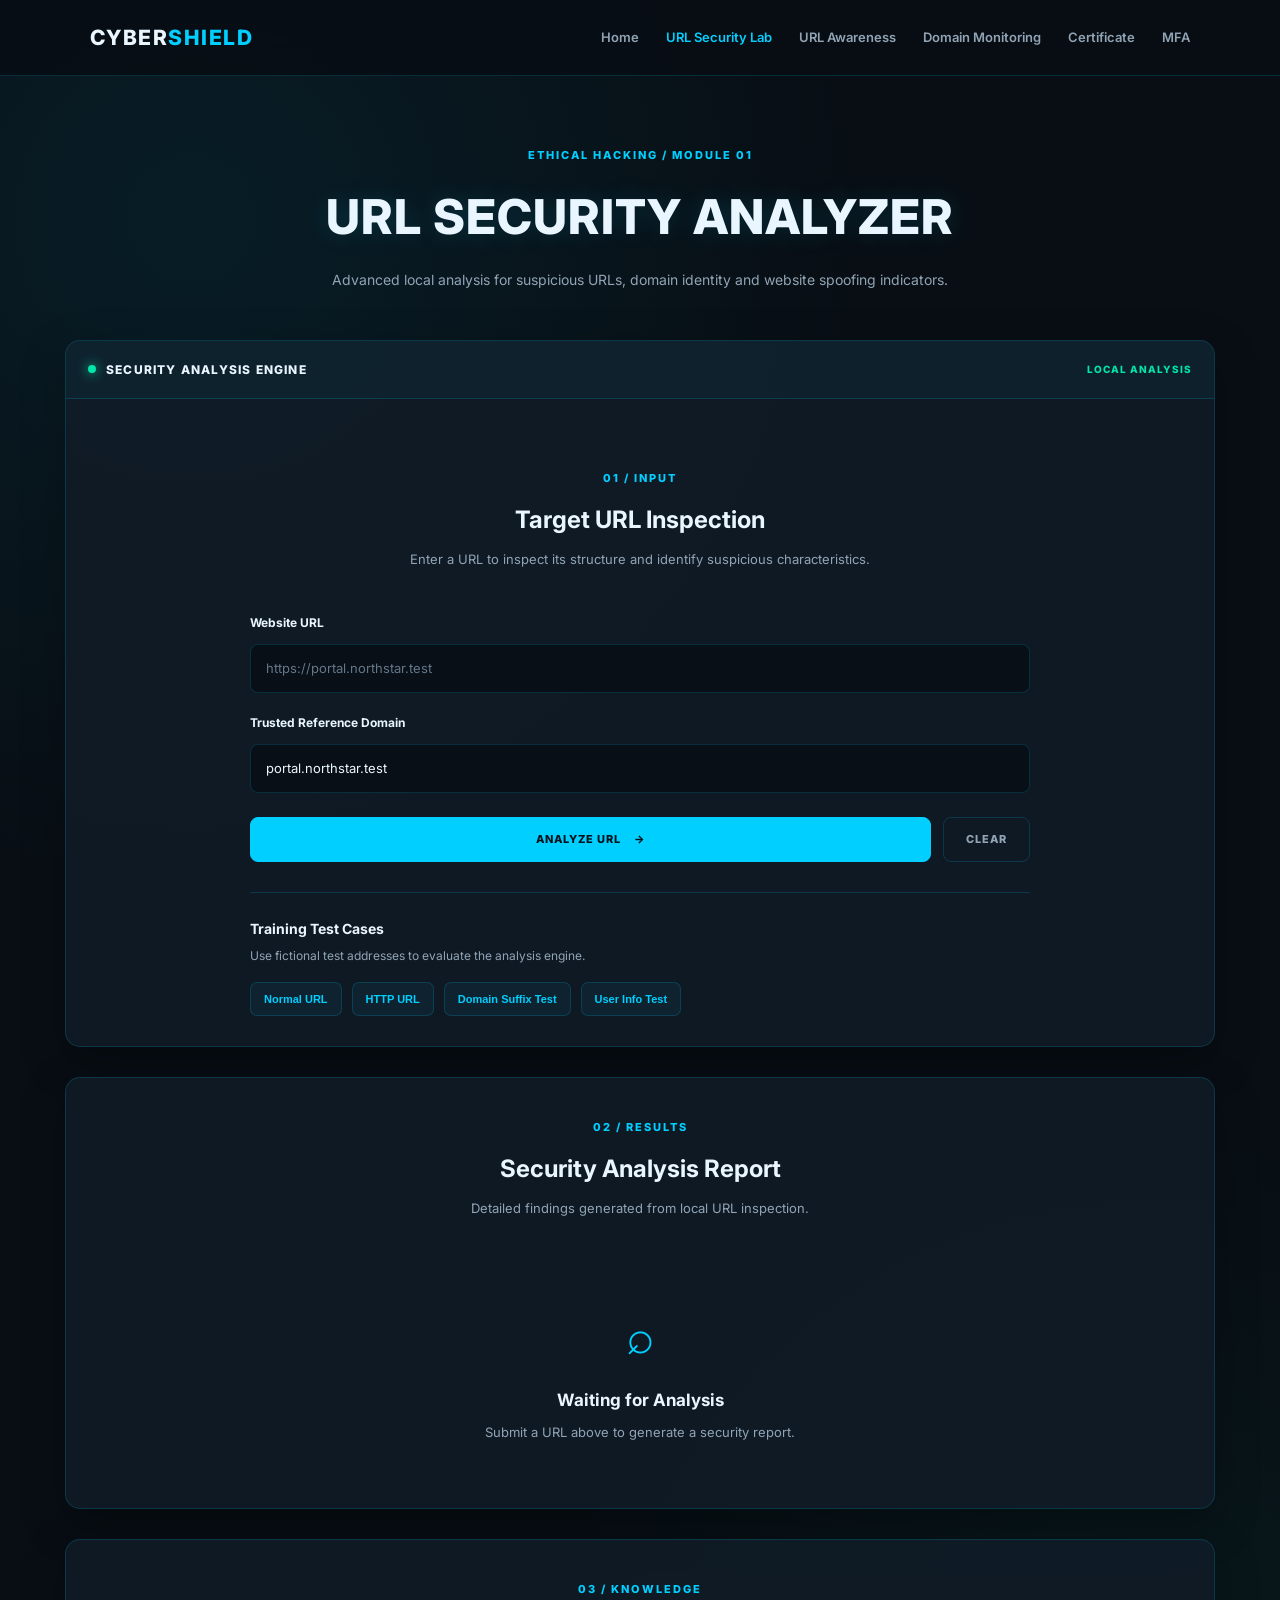
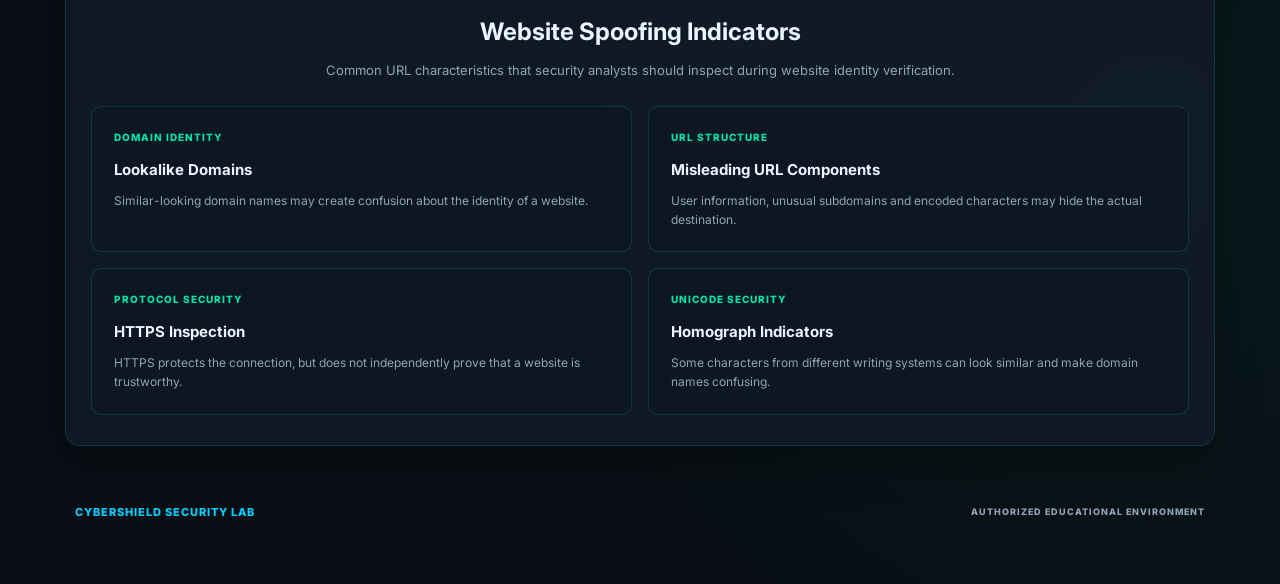
<file: HACKING . TEEM/attack-simulation/login-demo.html>
<!doctype html>
<html lang="en">
  <head>
    <meta charset="UTF-8" />
    <meta name="viewport" content="width=device-width, initial-scale=1.0" />
    <meta name="description" content="CyberShield URL Security Analysis Lab" />
    <title>CyberShield | URL Security Lab</title>

    <link rel="stylesheet" href="../css/login-demo.css" />
    <script src="../js/login-demo.js" defer></script>
  </head>

  <body>
    <nav class="navbar">
      <a href="../index.html" class="nav-brand"> CYBER<span>SHIELD</span> </a>

      <button
        class="menu-toggle"
        id="menuToggle"
        aria-label="Toggle navigation"
        aria-expanded="false"
      >
        ☰
      </button>

      <div class="nav-links" id="navLinks">
        <a href="../index.html">Home</a>
        <a href="login-demo.html" class="active">URL Security Lab</a>
        <a href="url-awareness.html">URL Awareness</a>
        <a href="../defense/domain-monitoring.html">Domain Monitoring</a>
        <a href="../defense/certificate-validation.html">Certificate</a>
        <a href="../defense/mfa.html">MFA</a>
      </div>
    </nav>

    <main class="lab-container">
      <header class="lab-header">
        <span class="module-tag">ETHICAL HACKING / MODULE 01</span>

        <h1>URL SECURITY ANALYZER</h1>

        <p>
          Advanced local analysis for suspicious URLs, domain identity and
          website spoofing indicators.
        </p>
      </header>

      <!-- Analysis Environment -->

      <section class="simulation-panel">
        <div class="panel-header">
          <div class="panel-title">
            <span class="live-indicator"></span>
            SECURITY ANALYSIS ENGINE
          </div>

          <span class="environment-label"> LOCAL ANALYSIS </span>
        </div>

        <div class="analyzer-content">
          <div class="section-heading">
            <span class="module-tag">01 / INPUT</span>
            <h2>Target URL Inspection</h2>

            <p>
              Enter a URL to inspect its structure and identify suspicious
              characteristics.
            </p>
          </div>

          <form id="urlAnalysisForm" class="analysis-form">
            <label for="targetUrl">Website URL</label>

            <input
              type="text"
              id="targetUrl"
              placeholder="https://portal.northstar.test"
              autocomplete="off"
              spellcheck="false"
              required
            />

            <label for="trustedDomain"> Trusted Reference Domain </label>

            <input
              type="text"
              id="trustedDomain"
              value="portal.northstar.test"
              autocomplete="off"
              spellcheck="false"
              required
            />

            <div class="form-actions">
              <button type="submit" class="analyze-button">
                ANALYZE URL
                <span>→</span>
              </button>

              <button type="reset" id="clearButton" class="secondary-button">
                CLEAR
              </button>
            </div>
          </form>

          <div class="sample-section">
            <h3>Training Test Cases</h3>

            <p>Use fictional test addresses to evaluate the analysis engine.</p>

            <div class="sample-buttons">
              <button
                type="button"
                class="sample-button"
                data-url="https://portal.northstar.test"
              >
                Normal URL
              </button>

              <button
                type="button"
                class="sample-button"
                data-url="http://portal.northstar.test"
              >
                HTTP URL
              </button>

              <button
                type="button"
                class="sample-button"
                data-url="https://portal.northstar.test.evil.test"
              >
                Domain Suffix Test
              </button>

              <button
                type="button"
                class="sample-button"
                data-url="https://portal.northstar.test@evil.test"
              >
                User Info Test
              </button>
            </div>
          </div>
        </div>
      </section>

      <!-- Analysis Results -->

      <section class="analysis-panel">
        <div class="section-heading">
          <span class="module-tag">02 / RESULTS</span>

          <h2>Security Analysis Report</h2>

          <p>Detailed findings generated from local URL inspection.</p>
        </div>

        <div id="emptyState" class="empty-state">
          <div class="empty-icon">⌕</div>

          <h3>Waiting for Analysis</h3>

          <p>Submit a URL above to generate a security report.</p>
        </div>

        <div id="analysisResult" class="analysis-result" hidden>
          <div class="result-overview">
            <div class="risk-card">
              <span>RISK SCORE</span>
              <strong id="riskScore">0/100</strong>
              <p id="riskLevel">Not analyzed</p>
            </div>

            <div class="risk-card">
              <span>DETECTED INDICATORS</span>
              <strong id="indicatorCount">0</strong>
              <p>Analysis findings</p>
            </div>

            <div class="risk-card">
              <span>DOMAIN MATCH</span>
              <strong id="domainMatch">N/A</strong>
              <p>Reference comparison</p>
            </div>
          </div>

          <div class="report-section">
            <h3>URL Structure</h3>

            <div class="url-details">
              <div>
                <span>Protocol</span>
                <strong id="protocolValue">-</strong>
              </div>

              <div>
                <span>Hostname</span>
                <strong id="hostnameValue">-</strong>
              </div>

              <div>
                <span>Path</span>
                <strong id="pathValue">-</strong>
              </div>

              <div>
                <span>Query Parameters</span>
                <strong id="queryValue">-</strong>
              </div>
            </div>
          </div>

          <div class="report-section">
            <h3>Security Indicators</h3>

            <div id="indicatorList" class="indicator-list"></div>
          </div>

          <div class="report-section">
            <h3>Security Recommendations</h3>

            <ul id="recommendationList" class="recommendation-list"></ul>
          </div>

          <div class="report-footer">
            <p id="analysisTimestamp"></p>

            <button
              type="button"
              id="exportReportButton"
              class="secondary-button"
            >
              EXPORT REPORT
            </button>
          </div>
        </div>
      </section>

      <!-- Educational Scenarios -->

      <section class="analysis-panel">
        <div class="section-heading">
          <span class="module-tag">03 / KNOWLEDGE</span>

          <h2>Website Spoofing Indicators</h2>

          <p>
            Common URL characteristics that security analysts should inspect
            during website identity verification.
          </p>
        </div>

        <div class="domain-comparison">
          <div class="domain-card">
            <span class="domain-status">DOMAIN IDENTITY</span>

            <h3>Lookalike Domains</h3>

            <p>
              Similar-looking domain names may create confusion about the
              identity of a website.
            </p>
          </div>

          <div class="domain-card">
            <span class="domain-status">URL STRUCTURE</span>

            <h3>Misleading URL Components</h3>

            <p>
              User information, unusual subdomains and encoded characters may
              hide the actual destination.
            </p>
          </div>

          <div class="domain-card">
            <span class="domain-status">PROTOCOL SECURITY</span>

            <h3>HTTPS Inspection</h3>

            <p>
              HTTPS protects the connection, but does not independently prove
              that a website is trustworthy.
            </p>
          </div>

          <div class="domain-card">
            <span class="domain-status">UNICODE SECURITY</span>

            <h3>Homograph Indicators</h3>

            <p>
              Some characters from different writing systems can look similar
              and make domain names confusing.
            </p>
          </div>
        </div>
      </section>

      <footer class="lab-footer">
        CYBERSHIELD SECURITY LAB

        <span> AUTHORIZED EDUCATIONAL ENVIRONMENT </span>
      </footer>
    </main>

    <script src="../js/audit-integration.js" defer></script>
  </body>
</html>
</file>
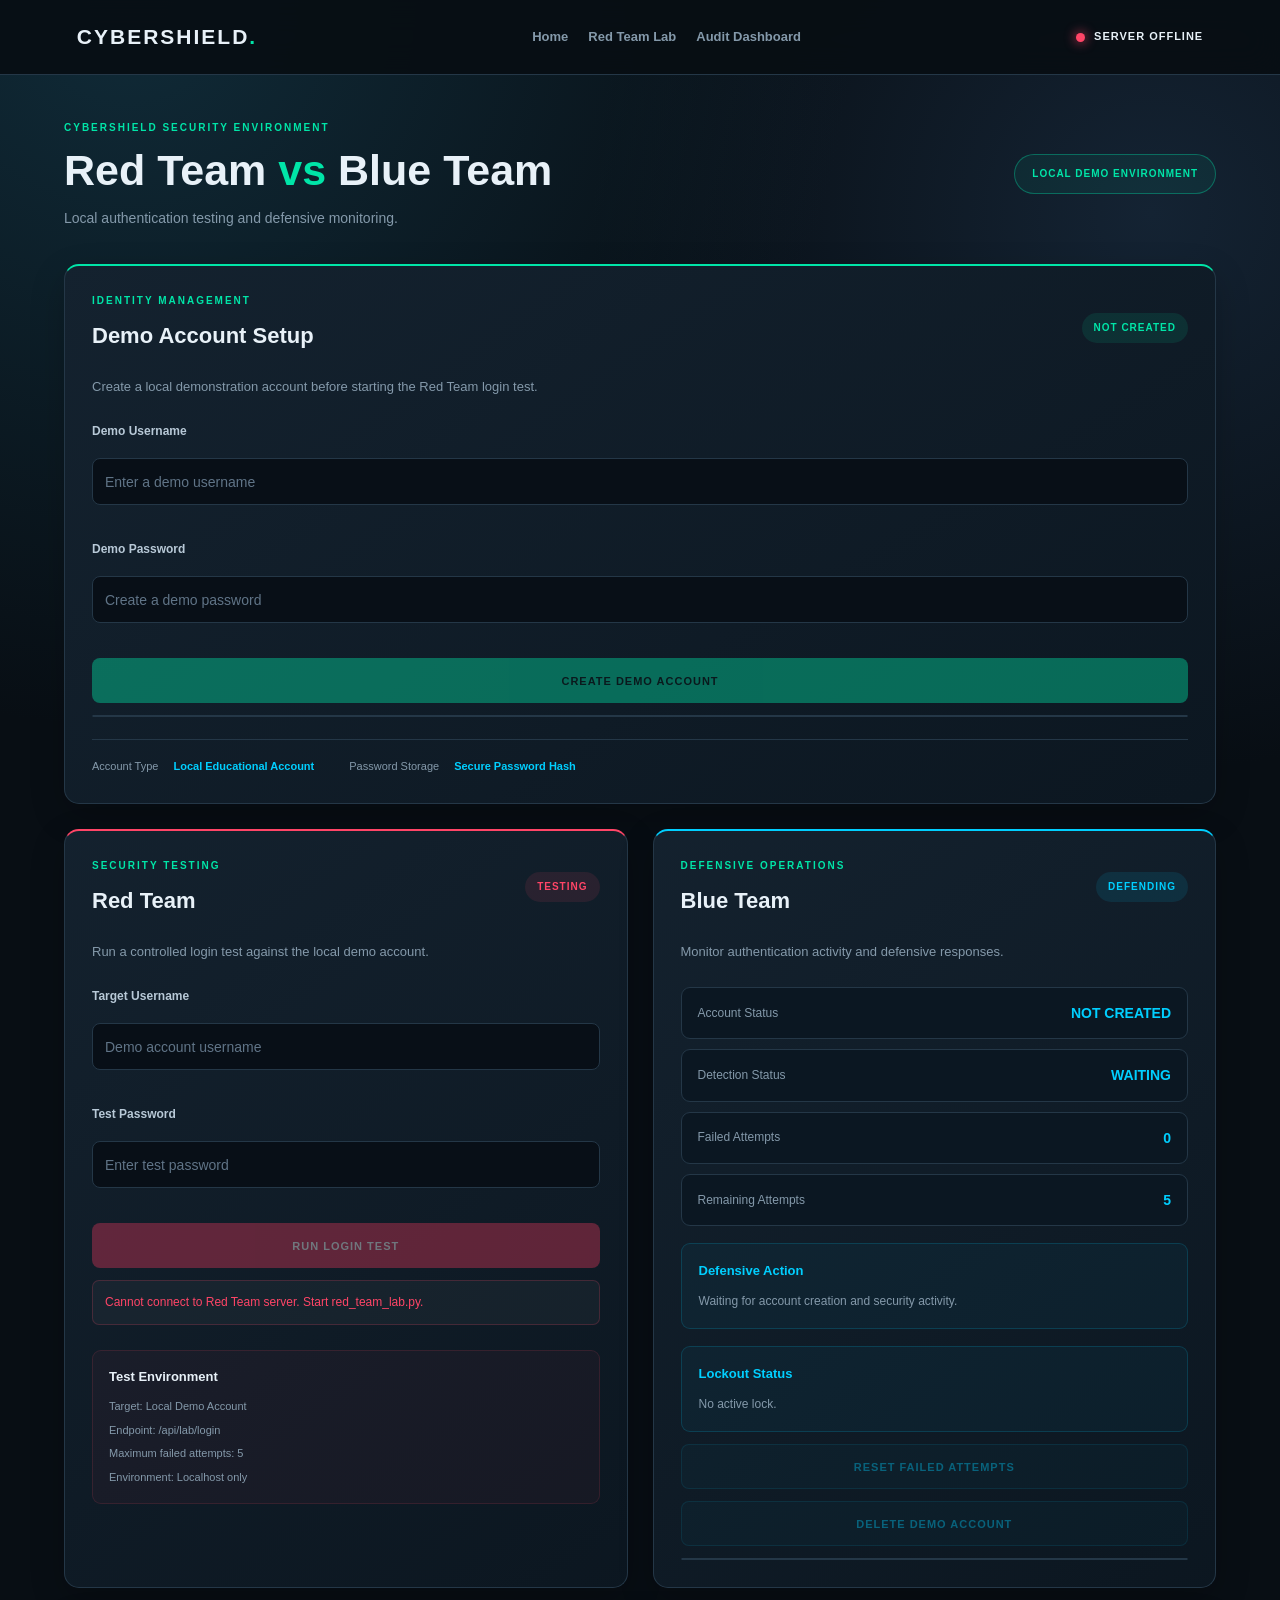
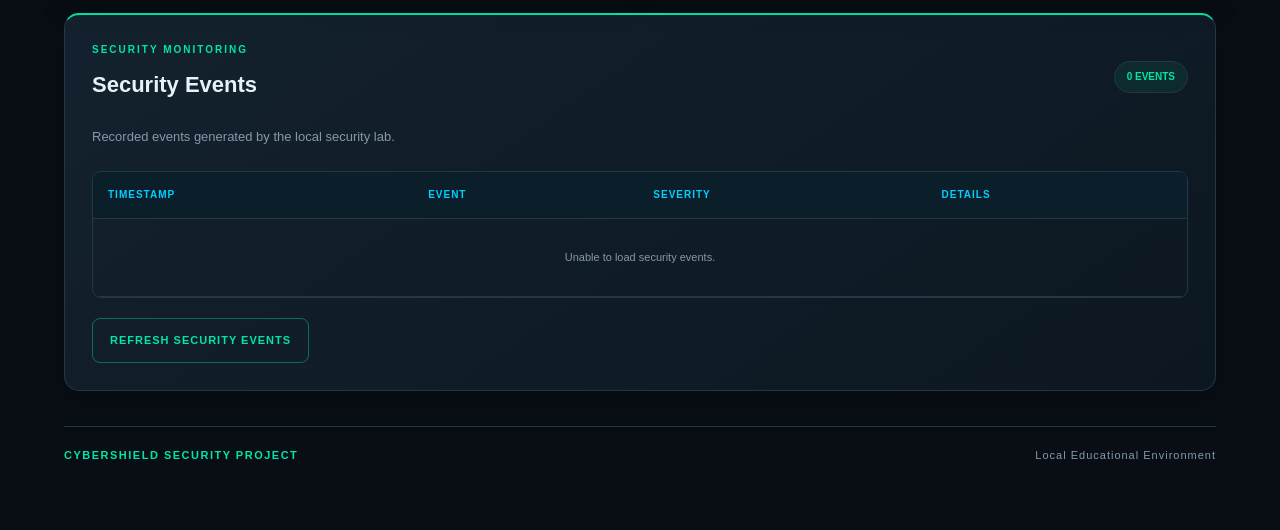
<file: HACKING . TEEM/attack-simulation/red_team_lab.html>
<!DOCTYPE html>
<html lang="en">
<head>
    <meta charset="UTF-8">
    <meta name="viewport" content="width=device-width, initial-scale=1.0">

    <title>CyberShield | Red Team vs Blue Team</title>

    <link rel="stylesheet" href="../css/red-team-lab.css">
</head>

<body>

    <!-- NAVBAR -->

    <header class="navbar">
        <div class="logo">
            CYBERSHIELD<span>.</span>
        </div>

        <nav class="nav-links">
            <a href="../index.html">Home</a>
            <a href="red-team-lab.html">Red Team Lab</a>
            <a href="../defense/audit-dashboard.html">Audit Dashboard</a>
        </nav>

        <div class="server-indicator">
            <span id="serverDot" class="offline"></span>
            <span id="serverStatus">SERVER OFFLINE</span>
        </div>
    </header>


    <main class="container">

        <!-- PAGE HEADER -->

        <section class="page-header">
            <div>
                <p class="eyebrow">CYBERSHIELD SECURITY ENVIRONMENT</p>
                <h1>Red Team <span>vs</span> Blue Team</h1>
                <p>
                    Local authentication testing and defensive monitoring.
                </p>
            </div>

            <div class="environment-badge">
                LOCAL DEMO ENVIRONMENT
            </div>
        </section>


        <!-- ACCOUNT CREATION -->

        <section class="panel account-panel">

            <div class="section-heading">
                <div>
                    <p class="eyebrow">IDENTITY MANAGEMENT</p>
                    <h2>Demo Account Setup</h2>
                </div>

                <span id="accountStatus" class="status-normal">
                    NOT CREATED
                </span>
            </div>

            <p class="section-description">
                Create a local demonstration account before starting
                the Red Team login test.
            </p>

            <form id="createAccountForm">

                <div class="form-group">
                    <label for="createUsername">Demo Username</label>

                    <input
                        type="text"
                        id="createUsername"
                        placeholder="Enter a demo username"
                        minlength="3"
                        maxlength="24"
                        required
                    >
                </div>

                <div class="form-group">
                    <label for="createPassword">Demo Password</label>

                    <input
                        type="password"
                        id="createPassword"
                        placeholder="Create a demo password"
                        minlength="8"
                        maxlength="128"
                        required
                    >
                </div>

                <button
                    type="submit"
                    id="createAccountButton"
                    class="primary-button"
                >
                    CREATE DEMO ACCOUNT
                </button>

            </form>

            <div id="accountResult" class="result"></div>

            <div class="account-information">
                <span>Account Type</span>
                <strong>Local Educational Account</strong>

                <span>Password Storage</span>
                <strong>Secure Password Hash</strong>
            </div>

        </section>


        <!-- MAIN WORKSPACE -->

        <section class="workspace">

            <!-- RED TEAM -->

            <div class="panel red-panel">

                <div class="section-heading">
                    <div>
                        <p class="eyebrow">SECURITY TESTING</p>
                        <h2>Red Team</h2>
                    </div>

                    <span class="team-label red-label">
                        TESTING
                    </span>
                </div>

                <p class="section-description">
                    Run a controlled login test against the local demo account.
                </p>

                <form id="loginForm">

                    <div class="form-group">
                        <label for="username">Target Username</label>

                        <input
                            type="text"
                            id="username"
                            placeholder="Demo account username"
                            required
                        >
                    </div>

                    <div class="form-group">
                        <label for="password">Test Password</label>

                        <input
                            type="password"
                            id="password"
                            placeholder="Enter test password"
                            required
                        >
                    </div>

                    <button
                        type="submit"
                        id="loginButton"
                        class="danger-button"
                        disabled
                    >
                        RUN LOGIN TEST
                    </button>

                </form>

                <div id="loginResult" class="result"></div>

                <div class="test-information">
                    <h3>Test Environment</h3>

                    <p>Target: Local Demo Account</p>
                    <p>Endpoint: /api/lab/login</p>
                    <p>Maximum failed attempts: 5</p>
                    <p>Environment: Localhost only</p>
                </div>

            </div>


            <!-- BLUE TEAM -->

            <div class="panel blue-panel">

                <div class="section-heading">
                    <div>
                        <p class="eyebrow">DEFENSIVE OPERATIONS</p>
                        <h2>Blue Team</h2>
                    </div>

                    <span class="team-label blue-label">
                        DEFENDING
                    </span>
                </div>

                <p class="section-description">
                    Monitor authentication activity and defensive responses.
                </p>

                <div class="metric-card">
                    <span>Account Status</span>

                    <strong id="blueAccountStatus">
                        NOT CREATED
                    </strong>
                </div>

                <div class="metric-card">
                    <span>Detection Status</span>

                    <strong id="detectionStatus">
                        WAITING
                    </strong>
                </div>

                <div class="metric-card">
                    <span>Failed Attempts</span>

                    <strong id="failedAttempts">0</strong>
                </div>

                <div class="metric-card">
                    <span>Remaining Attempts</span>

                    <strong id="remainingAttempts">5</strong>
                </div>

                <div class="defense-card">
                    <h3>Defensive Action</h3>

                    <p id="defenseAction">
                        Waiting for account creation and security activity.
                    </p>
                </div>

                <div class="defense-card">
                    <h3>Lockout Status</h3>

                    <p id="lockoutStatus">
                        No active lock.
                    </p>
                </div>

                <button
                    type="button"
                    id="resetLab"
                    class="secondary-button"
                >
                    RESET FAILED ATTEMPTS
                </button>

                <button
                    type="button"
                    id="deleteAccount"
                    class="secondary-button"
                >
                    DELETE DEMO ACCOUNT
                </button>

                <div id="resetResult" class="result"></div>

            </div>

        </section>


        <!-- SECURITY EVENTS -->

        <section class="panel events-panel">

            <div class="section-heading">
                <div>
                    <p class="eyebrow">SECURITY MONITORING</p>
                    <h2>Security Events</h2>
                </div>

                <span id="eventCount" class="event-count">
                    0 EVENTS
                </span>
            </div>

            <p class="section-description">
                Recorded events generated by the local security lab.
            </p>

            <div class="table-wrapper">

                <table>
                    <thead>
                        <tr>
                            <th>Timestamp</th>
                            <th>Event</th>
                            <th>Severity</th>
                            <th>Details</th>
                        </tr>
                    </thead>

                    <tbody id="eventsTable">
                        <tr>
                            <td colspan="4" class="empty">
                                Waiting for security events.
                            </td>
                        </tr>
                    </tbody>
                </table>

            </div>

            <button
                type="button"
                id="refreshEvents"
                class="outline-button"
            >
                REFRESH SECURITY EVENTS
            </button>

        </section>


        <!-- FOOTER -->

        <footer class="footer">
            <p>
                CYBERSHIELD SECURITY PROJECT
            </p>

            <span>
                Local Educational Environment
            </span>
        </footer>

    </main>


    <script src="../js/red_team_lab.js"></script>

</body>
</html>
</file>
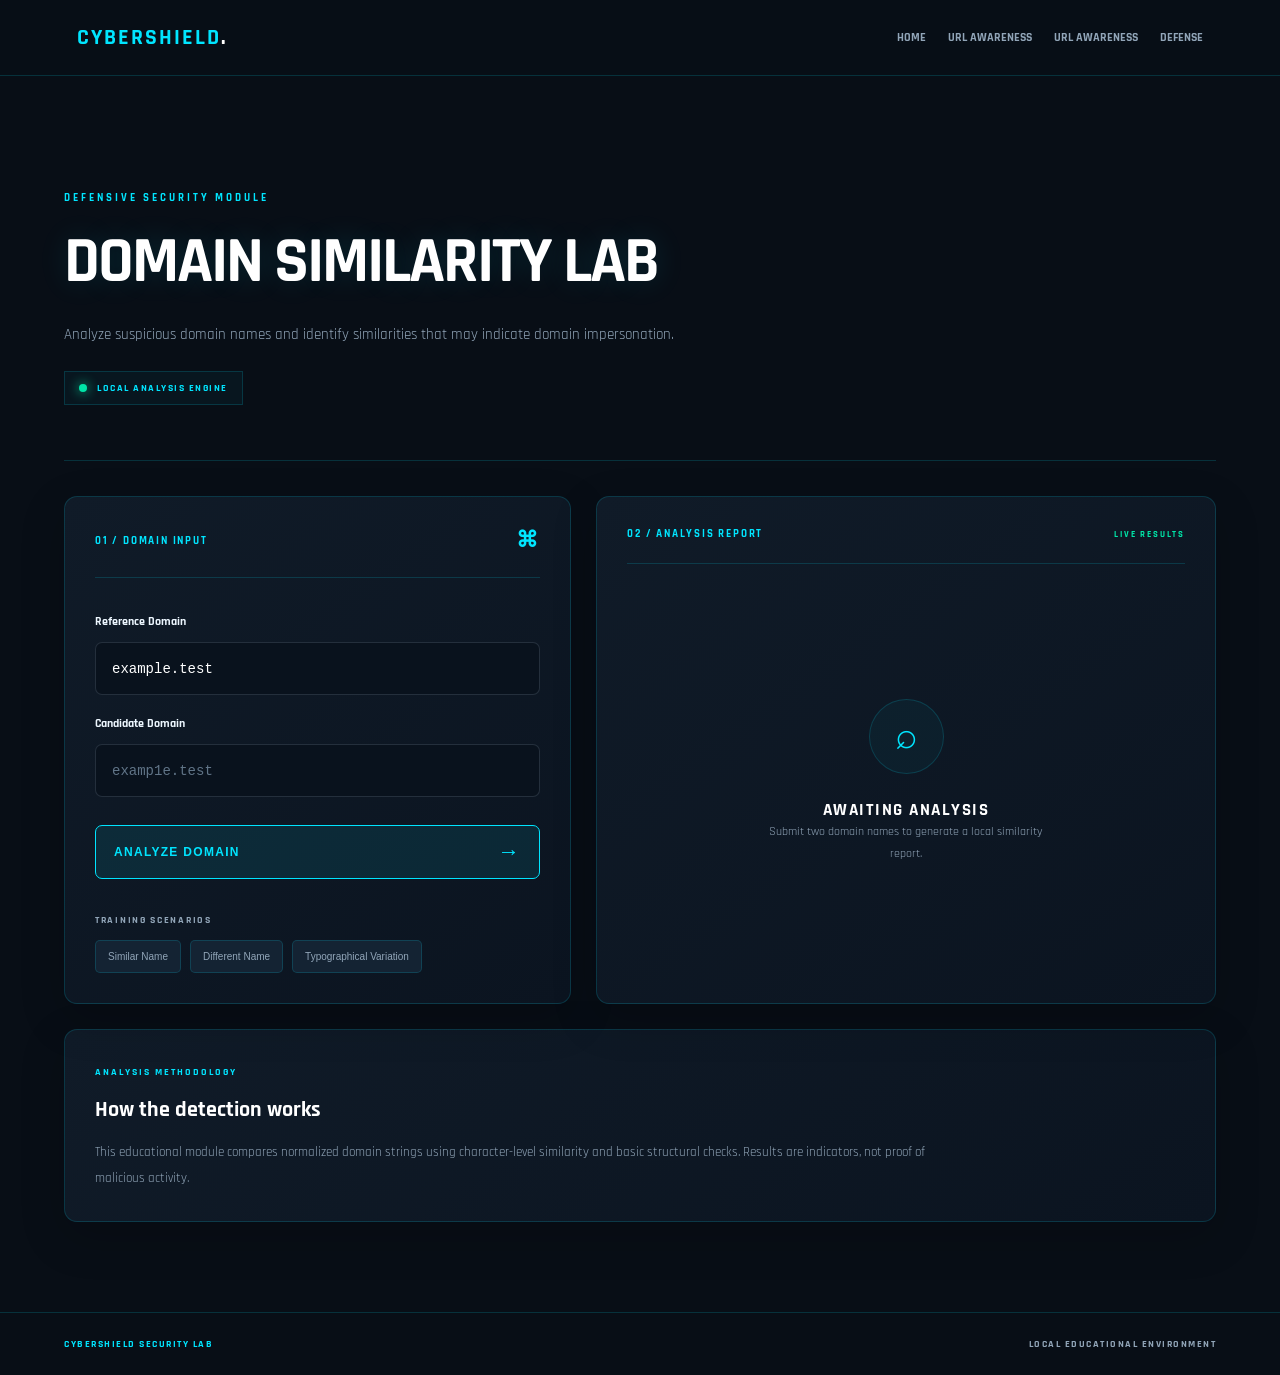
<file: HACKING . TEEM/attack-simulation/typosquatting-demo.html>
<!doctype html>
<html lang="en">
  <head>
    <meta charset="UTF-8" />
    <meta name="viewport" content="width=device-width, initial-scale=1.0" />
    <meta
      name="description"
      content="CyberShield defensive domain similarity analysis lab."
    />
    <title>CyberShield | Domain Similarity Lab</title>

    <link rel="stylesheet" href="../css/style.css" />
    <link rel="stylesheet" href="../css/typosquatting-demo.css" />

    <script src="../js/audit-integration.js" defer></script>
    <script src="../js/typosquatting-demo.js" defer></script>
  </head>

  <body>
    <header class="main-header">
      <a href="../index.html" class="brand"> CYBERSHIELD<span>.</span> </a>

      <nav class="main-nav">
        <a href="../index.html">HOME</a>
        <a href="typosquatting-demo.html">URL AWARENESS</a>
        <a href="url-awareness.html">URL AWARENESS</a>

        <a href="../defense/domain-monitoring.html">DEFENSE</a>
      </nav>
    </header>

    <main class="typo-container">
      <section class="typo-hero">
        <span class="eyebrow">DEFENSIVE SECURITY MODULE</span>

        <h1>DOMAIN SIMILARITY LAB</h1>

        <p>
          Analyze suspicious domain names and identify similarities that may
          indicate domain impersonation.
        </p>

        <div class="module-status">
          <span class="status-dot"></span>
          LOCAL ANALYSIS ENGINE
        </div>
      </section>

      <section class="analysis-layout">
        <div class="analysis-card">
          <div class="card-heading">
            <span>01 / DOMAIN INPUT</span>
            <span class="card-icon">⌘</span>
          </div>

          <form id="domainForm">
            <label for="trustedDomain"> Reference Domain </label>

            <input
              type="text"
              id="trustedDomain"
              placeholder="example.test"
              value="example.test"
              maxlength="253"
              required
            />

            <label for="candidateDomain"> Candidate Domain </label>

            <input
              type="text"
              id="candidateDomain"
              placeholder="examp1e.test"
              maxlength="253"
              required
            />

            <button type="submit" id="analyzeBtn">
              ANALYZE DOMAIN
              <span>→</span>
            </button>
          </form>

          <div class="sample-section">
            <p>TRAINING SCENARIOS</p>

            <div class="sample-buttons">
              <button type="button" data-sample="similar">Similar Name</button>

              <button type="button" data-sample="different">
                Different Name
              </button>

              <button type="button" data-sample="typo">
                Typographical Variation
              </button>
            </div>
          </div>
        </div>

        <div class="results-card">
          <div class="card-heading">
            <span>02 / ANALYSIS REPORT</span>
            <span class="live-label">LIVE RESULTS</span>
          </div>

          <div id="emptyState" class="empty-state">
            <div class="empty-symbol">⌕</div>
            <h2>AWAITING ANALYSIS</h2>
            <p>
              Submit two domain names to generate a local similarity report.
            </p>
          </div>

          <div id="analysisResult" hidden>
            <div class="similarity-header">
              <span>SIMILARITY SCORE</span>
              <strong id="similarityScore">0%</strong>
            </div>

            <div class="progress-track">
              <div id="similarityBar"></div>
            </div>

            <div class="risk-panel">
              <span>ASSESSMENT</span>
              <strong id="riskLevel">NOT ANALYZED</strong>
            </div>

            <div class="comparison-grid">
              <div>
                <span>REFERENCE</span>
                <strong id="referenceOutput">-</strong>
              </div>

              <div>
                <span>CANDIDATE</span>
                <strong id="candidateOutput">-</strong>
              </div>
            </div>

            <div class="findings-section">
              <h3>DETECTION FINDINGS</h3>
              <ul id="findingsList"></ul>
            </div>

            <div class="recommendations-section">
              <h3>SECURITY RECOMMENDATIONS</h3>
              <p id="recommendationText"></p>
            </div>

            <button type="button" id="exportReport">
              EXPORT ANALYSIS REPORT
            </button>
          </div>
        </div>
      </section>

      <section class="methodology-card">
        <span>ANALYSIS METHODOLOGY</span>

        <h2>How the detection works</h2>

        <p>
          This educational module compares normalized domain strings using
          character-level similarity and basic structural checks. Results are
          indicators, not proof of malicious activity.
        </p>
      </section>
    </main>

    <footer class="typo-footer">
      CYBERSHIELD SECURITY LAB
      <span>LOCAL EDUCATIONAL ENVIRONMENT</span>
    </footer>
  </body>
</html>
</file>
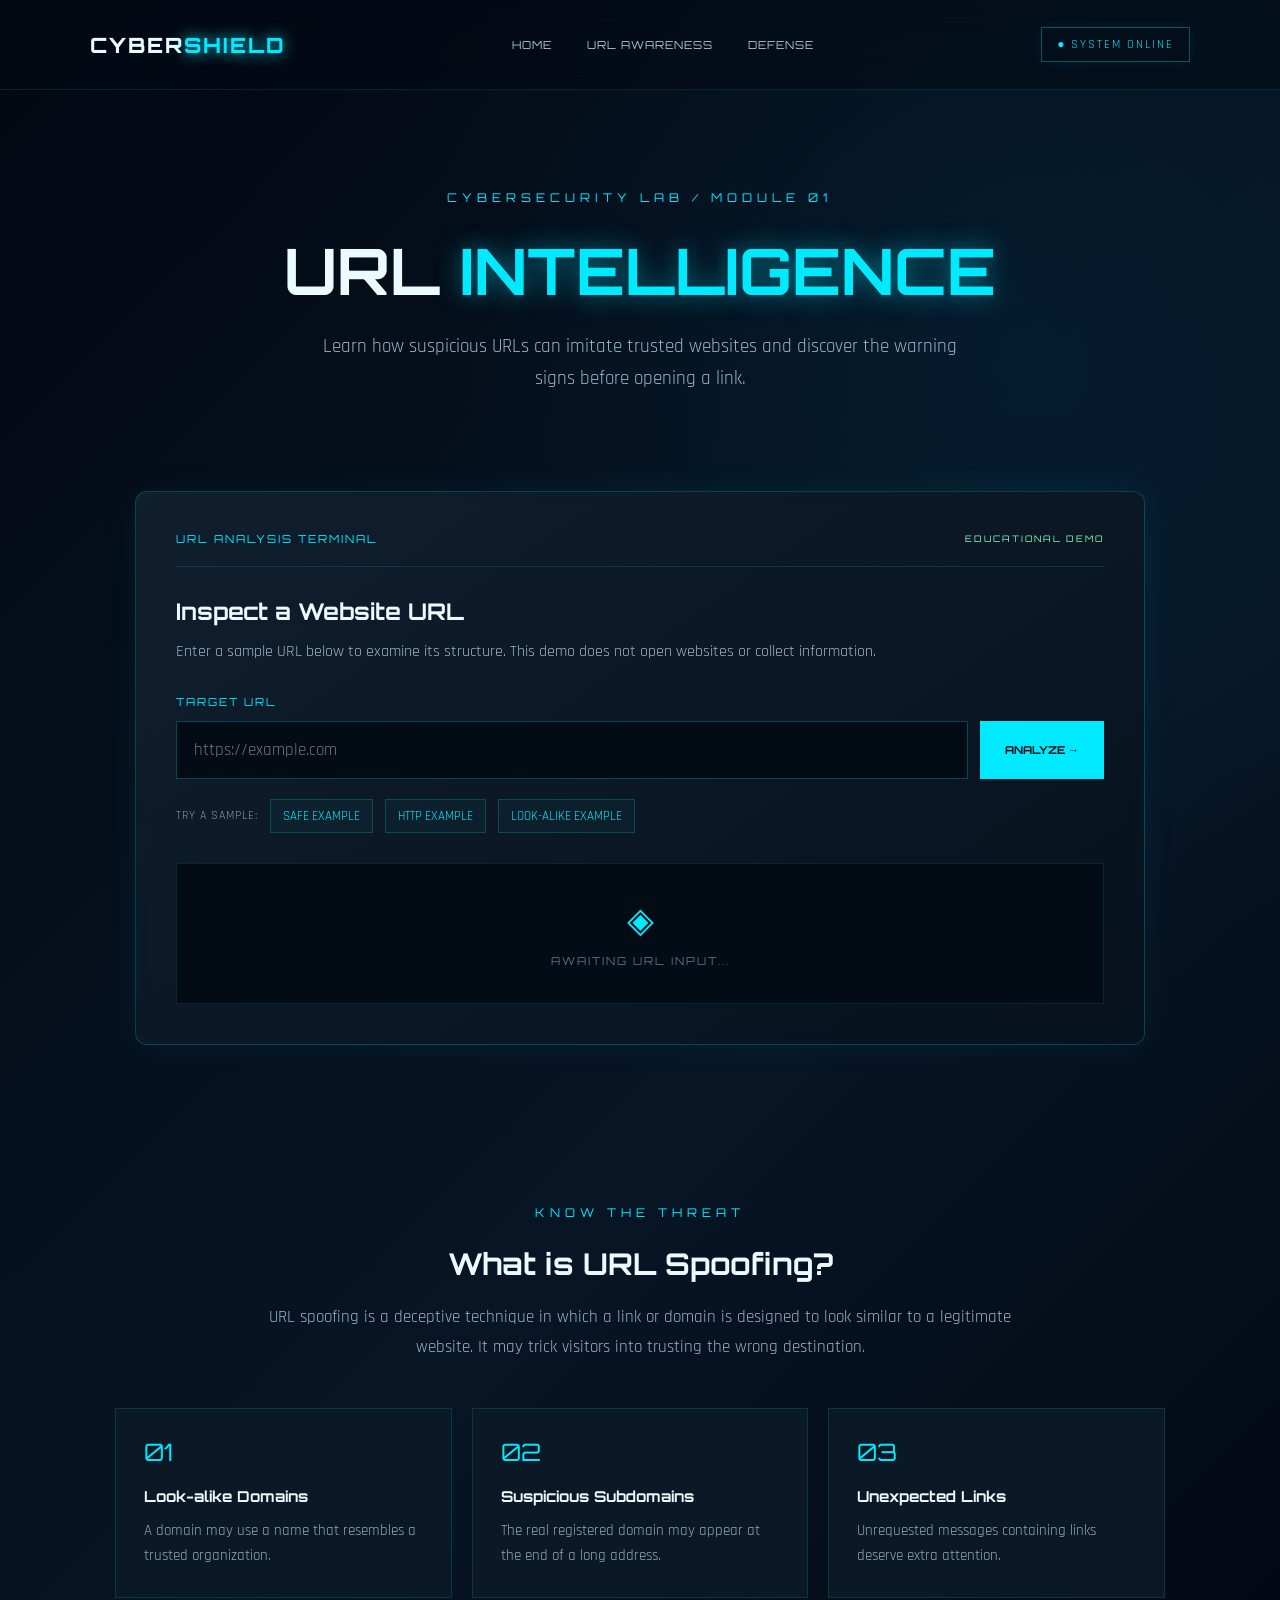
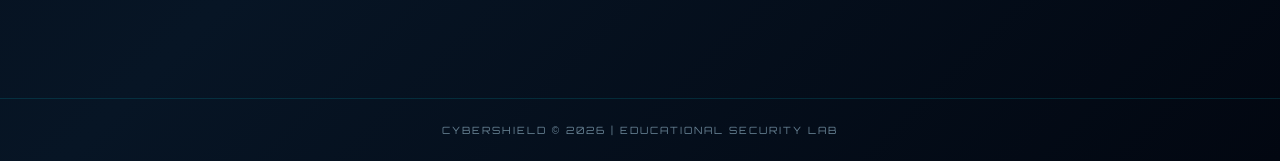
<file: HACKING . TEEM/attack-simulation/url-awareness.html>
<!doctype html>
<html lang="en">
  <head>
    <meta charset="UTF-8" />
    <meta name="viewport" content="width=device-width, initial-scale=1.0" />

    <title>URL Awareness | CyberShield</title>

    <link rel="stylesheet" href="../css/style.css" />
  </head>

  <body>
    <main class="lab-page">
      <nav class="navbar">
        <div class="logo">CYBER<span>SHIELD</span></div>

        <div class="nav-links">
          <a href="../index.html">HOME</a>
          <a href="url-awareness.html">URL AWARENESS</a>
          <a href="../defense/domain-monitoring.html">DEFENSE</a>
        </div>

        <div class="status">● SYSTEM ONLINE</div>
      </nav>

      <section class="lab-header">
        <p class="subtitle">CYBERSECURITY LAB / MODULE 01</p>

        <h1>URL <span>INTELLIGENCE</span></h1>

        <p class="description">
          Learn how suspicious URLs can imitate trusted websites and discover
          the warning signs before opening a link.
        </p>
      </section>

      <section class="url-lab">
        <div class="lab-card">
          <div class="card-top">
            <span>URL ANALYSIS TERMINAL</span>
            <span class="terminal-status">EDUCATIONAL DEMO</span>
          </div>

          <h2>Inspect a Website URL</h2>

          <p>
            Enter a sample URL below to examine its structure. This demo does
            not open websites or collect information.
          </p>

          <form id="urlForm">
            <label for="urlInput">TARGET URL</label>

            <div class="input-row">
              <input
                type="text"
                id="urlInput"
                placeholder="https://example.com"
                autocomplete="off"
              />

              <button type="submit">ANALYZE →</button>
            </div>
          </form>

          <div class="sample-links">
            <span>TRY A SAMPLE:</span>

            <button type="button" data-url="https://example.com">
              SAFE EXAMPLE
            </button>

            <button type="button" data-url="http://example.com">
              HTTP EXAMPLE
            </button>

            <button
              type="button"
              data-url="https://login.example.com.example.net"
            >
              LOOK-ALIKE EXAMPLE
            </button>
          </div>

          <div id="analysisResult" class="analysis-result">
            <div class="result-placeholder">
              <span>◈</span>
              <p>AWAITING URL INPUT...</p>
            </div>
          </div>
        </div>
      </section>

      <section class="learning-section">
        <p class="subtitle">KNOW THE THREAT</p>

        <h2>What is URL Spoofing?</h2>

        <p>
          URL spoofing is a deceptive technique in which a link or domain is
          designed to look similar to a legitimate website. It may trick
          visitors into trusting the wrong destination.
        </p>

        <div class="warning-grid">
          <article class="warning-card">
            <span>01</span>
            <h3>Look-alike Domains</h3>
            <p>
              A domain may use a name that resembles a trusted organization.
            </p>
          </article>

          <article class="warning-card">
            <span>02</span>
            <h3>Suspicious Subdomains</h3>
            <p>
              The real registered domain may appear at the end of a long
              address.
            </p>
          </article>

          <article class="warning-card">
            <span>03</span>
            <h3>Unexpected Links</h3>
            <p>
              Unrequested messages containing links deserve extra attention.
            </p>
          </article>
        </div>
      </section>

      <footer class="lab-footer">
        CYBERSHIELD © 2026 | EDUCATIONAL SECURITY LAB
      </footer>
    </main>

    <script src="../js/url-awareness.js"></script>
    <script src="../js/audit-integration.js" defer></script>
  </body>
</html>
</file>
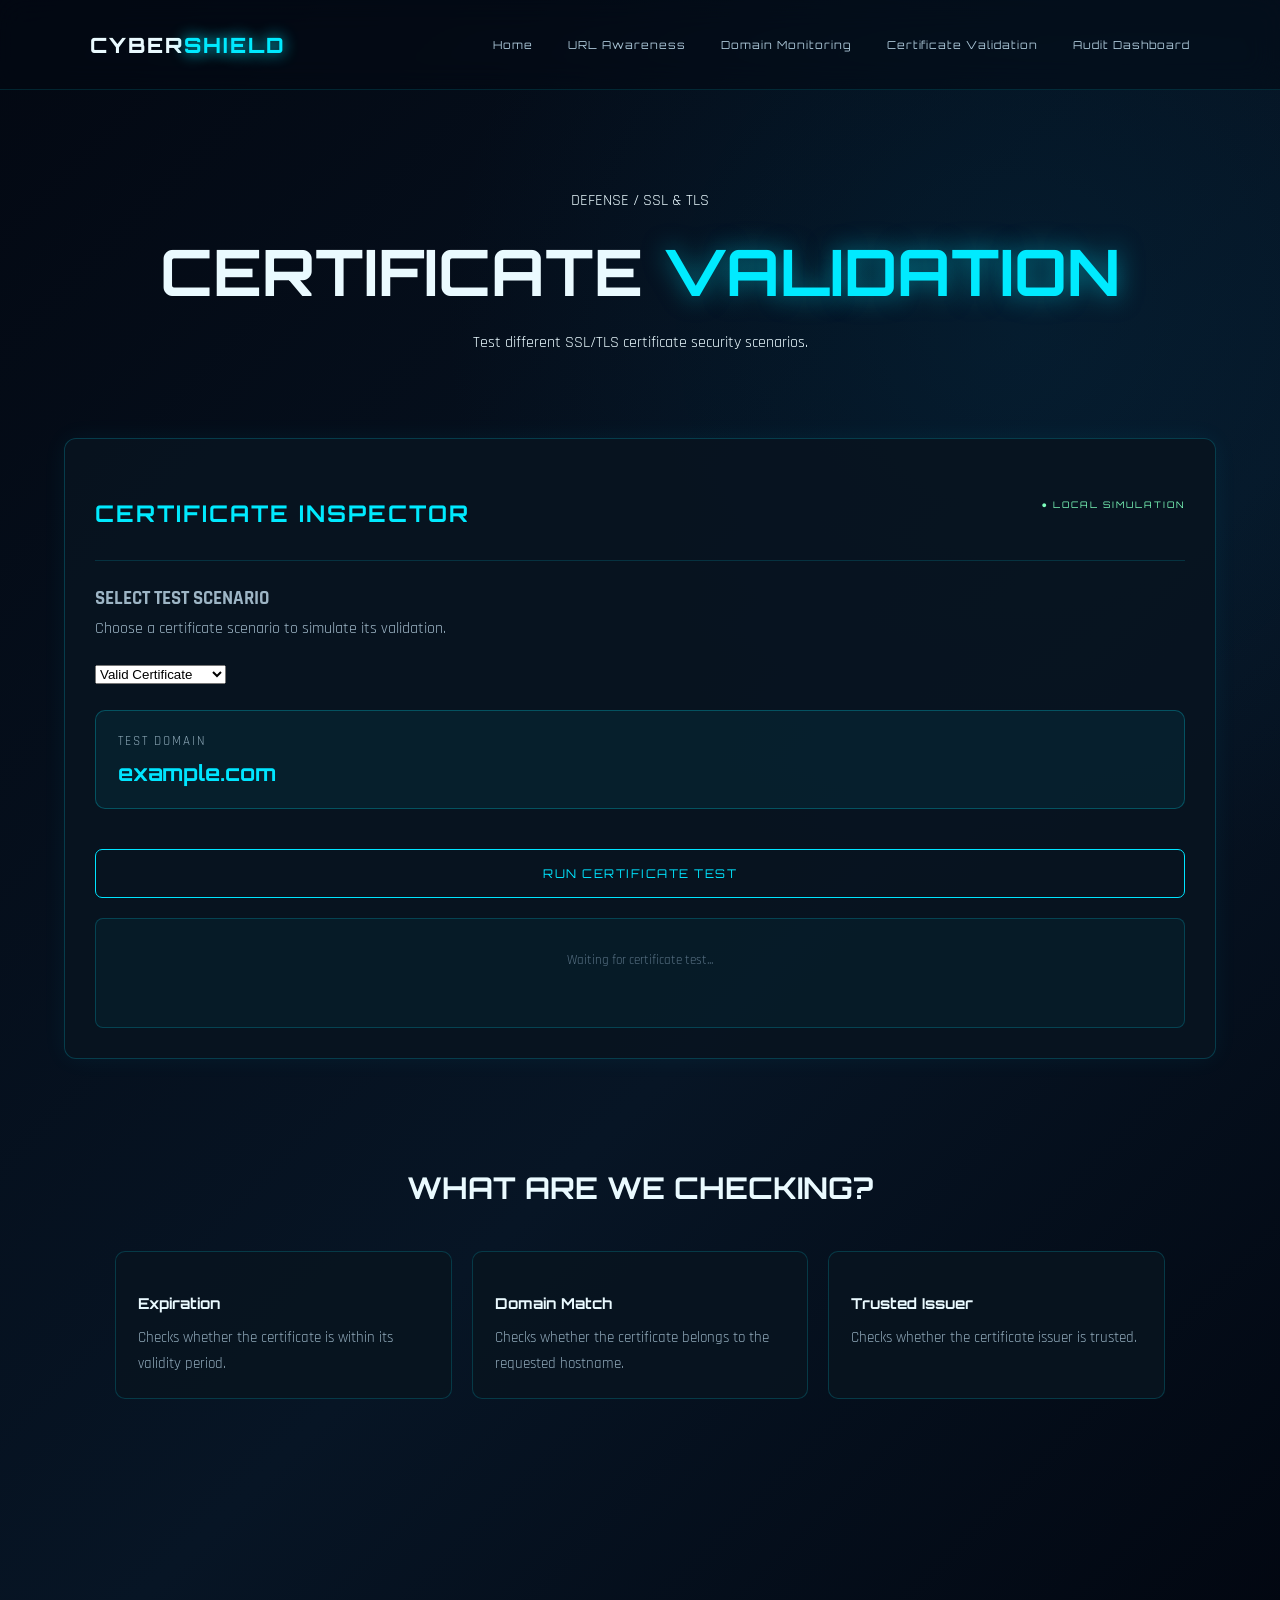
<file: HACKING . TEEM/defense/cartificate-validation.html>
<!doctype html>
<html lang="en">
  <head>
    <meta charset="UTF-8" />
    <meta name="viewport" content="width=device-width, initial-scale=1.0" />
    <title>CyberShield | Certificate Validation</title>
    <link rel="stylesheet" href="../css/style.css" />
  </head>

  <body class="lab-page">
    <nav class="navbar">
      <div class="logo">CYBER<span>SHIELD</span></div>

      <div class="nav-links">
        <a href="../index.html">Home</a>
        <a href="../attack-simulation/url-awareness.html">URL Awareness</a>
        <a href="domain-monitoring.html">Domain Monitoring</a>
        <a href="certificate-validation.html">Certificate Validation</a>
        <a href="audit-dashboard.html">Audit Dashboard</a>
      </div>
    </nav>

    <main class="certificate-page">
      <header class="lab-header">
        <p class="eyebrow">DEFENSE / SSL & TLS</p>
        <h1>CERTIFICATE <span>VALIDATION</span></h1>
        <p>Test different SSL/TLS certificate security scenarios.</p>
      </header>

      <section class="lab-card">
        <div class="card-top">
          <h2>CERTIFICATE INSPECTOR</h2>
          <span class="terminal-status">● LOCAL SIMULATION</span>
        </div>

        <div class="monitor-intro">
          <h3>SELECT TEST SCENARIO</h3>
          <p>Choose a certificate scenario to simulate its validation.</p>
        </div>

        <select id="certificateScenario">
          <option value="valid">Valid Certificate</option>
          <option value="expired">Expired Certificate</option>
          <option value="mismatch">Domain Mismatch</option>
          <option value="untrusted">Untrusted Issuer</option>
        </select>

        <div class="certificate-reference">
          <p>TEST DOMAIN</p>
          <strong>example.com</strong>
        </div>

        <button id="certificateCheckBtn" class="analyze-btn">
          RUN CERTIFICATE TEST
        </button>

        <div id="certificateResult" class="analysis-result" aria-live="polite">
          <p class="result-placeholder">Waiting for certificate test...</p>
        </div>
      </section>

      <section class="learning-section">
        <h2>WHAT ARE WE CHECKING?</h2>

        <div class="warning-grid">
          <div class="warning-card">
            <h3>Expiration</h3>
            <p>Checks whether the certificate is within its validity period.</p>
          </div>

          <div class="warning-card">
            <h3>Domain Match</h3>
            <p>
              Checks whether the certificate belongs to the requested hostname.
            </p>
          </div>

          <div class="warning-card">
            <h3>Trusted Issuer</h3>
            <p>Checks whether the certificate issuer is trusted.</p>
          </div>
        </div>
      </section>
    </main>

    <script src="../js/certificate-validation.js"></script>
    <script src="../js/audit-integration.js" defer></script>
  </body>
</html>
</file>
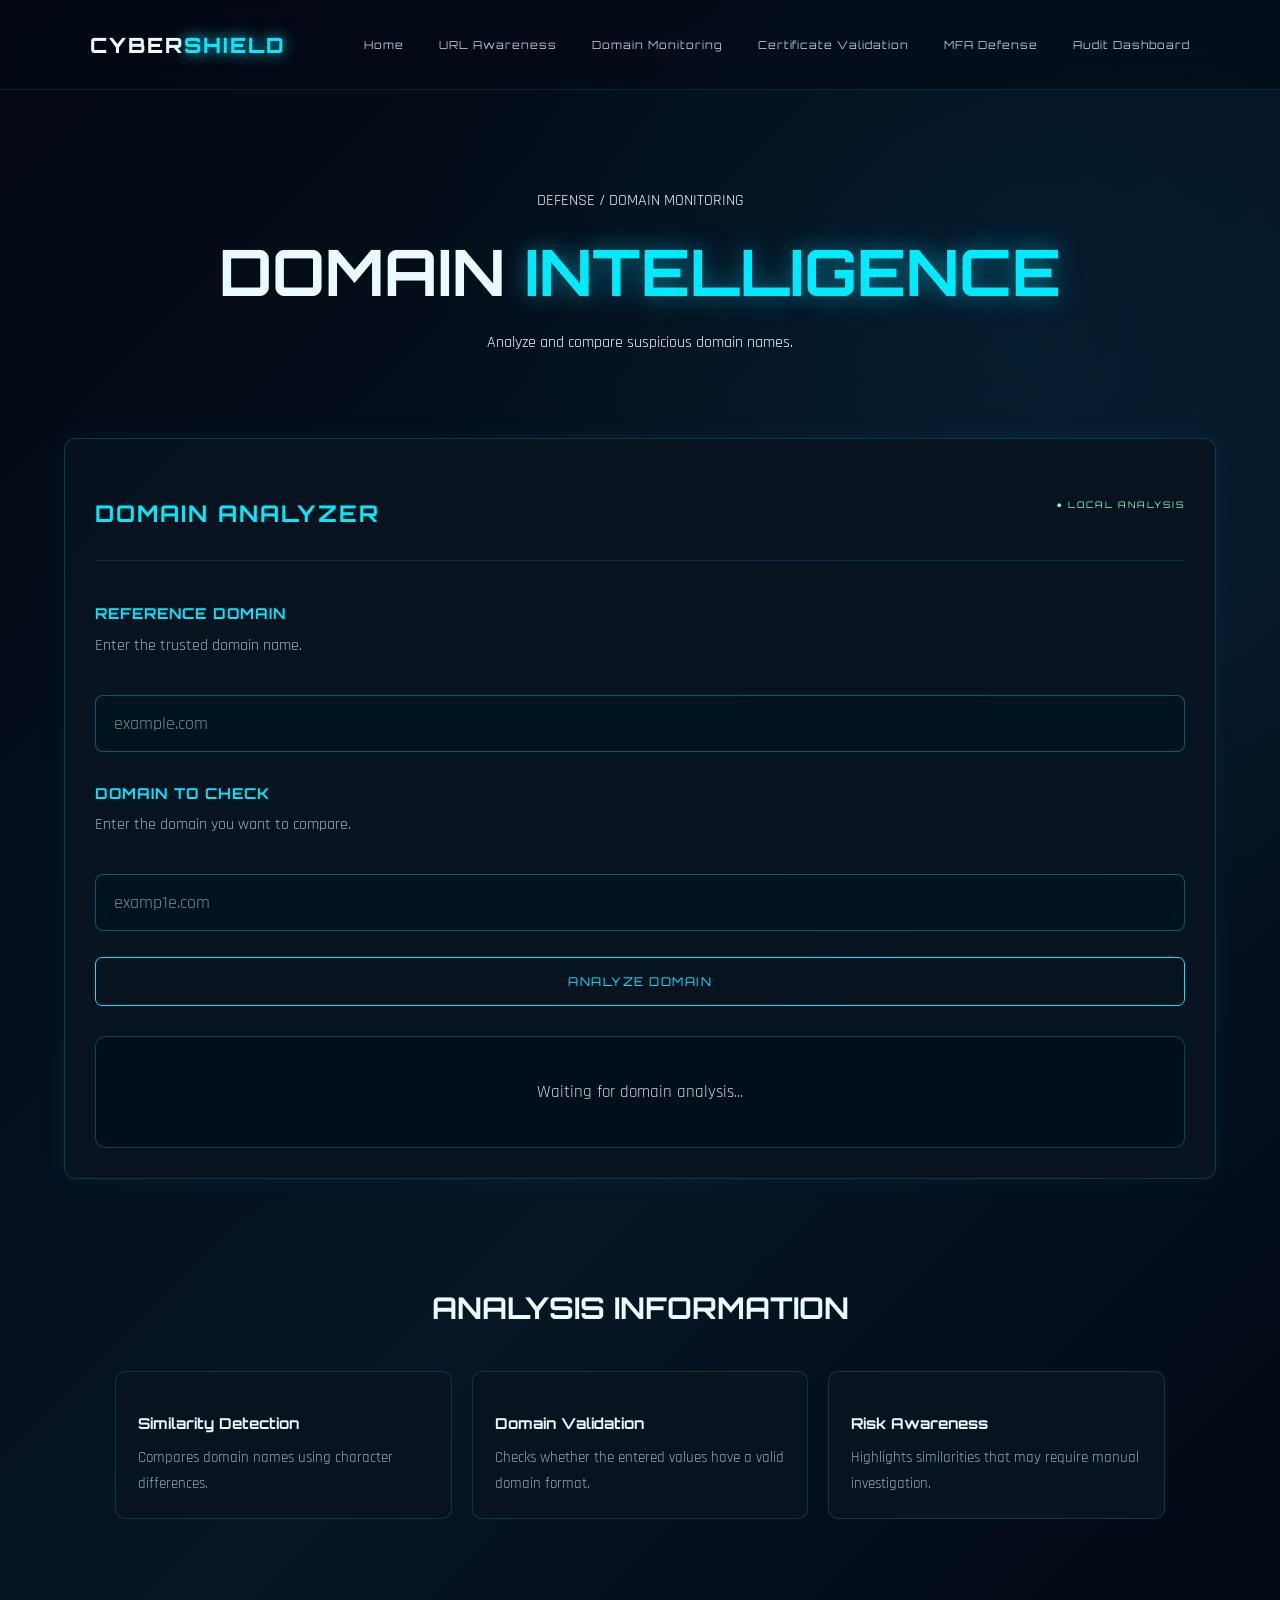
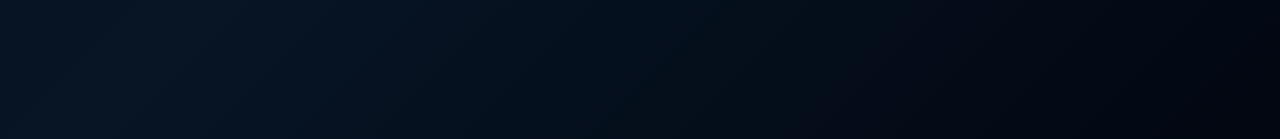
<file: HACKING . TEEM/defense/domain-monitoring.html>
<!doctype html>
<html lang="en">
  <head>
    <meta charset="UTF-8" />
    <meta name="viewport" content="width=device-width, initial-scale=1.0" />
    <title>CyberShield | Domain Monitoring</title>
    <link rel="stylesheet" href="../css/style.css" />
  </head>

  <body class="lab-page">
    <nav class="navbar">
      <div class="logo">CYBER<span>SHIELD</span></div>

      <div class="nav-links">
        <a href="../index.html">Home</a>
        <a href="../attack-simulation/url-awareness.html">URL Awareness</a>
        <a href="domain-monitoring.html">Domain Monitoring</a>
        <a href="certificate-validation.html">Certificate Validation</a>
        <a href="./mfa.html">MFA Defense</a>
        <a href="audit-dashboard.html">Audit Dashboard</a>
      </div>
    </nav>

    <main class="certificate-page">
      <header class="lab-header">
        <p class="eyebrow">DEFENSE / DOMAIN MONITORING</p>
        <h1>DOMAIN <span>INTELLIGENCE</span></h1>
        <p>Analyze and compare suspicious domain names.</p>
      </header>

      <section class="lab-card">
        <div class="card-top">
          <h2>DOMAIN ANALYZER</h2>
          <span class="terminal-status">● LOCAL ANALYSIS</span>
        </div>

        <form id="domainForm">
          <div class="monitor-intro">
            <h3>REFERENCE DOMAIN</h3>
            <p>Enter the trusted domain name.</p>
          </div>

          <input
            type="text"
            id="originalDomain"
            placeholder="example.com"
            required
          />

          <div class="monitor-intro">
            <h3>DOMAIN TO CHECK</h3>
            <p>Enter the domain you want to compare.</p>
          </div>

          <input
            type="text"
            id="candidateDomain"
            placeholder="examp1e.com"
            required
          />

          <button type="submit" class="analyze-btn">ANALYZE DOMAIN</button>
        </form>

        <div id="domainResult" class="analysis-result" aria-live="polite">
          <p class="result-placeholder">Waiting for domain analysis...</p>
        </div>
      </section>

      <section class="learning-section">
        <h2>ANALYSIS INFORMATION</h2>

        <div class="warning-grid">
          <div class="warning-card">
            <h3>Similarity Detection</h3>
            <p>Compares domain names using character differences.</p>
          </div>

          <div class="warning-card">
            <h3>Domain Validation</h3>
            <p>Checks whether the entered values have a valid domain format.</p>
          </div>

          <div class="warning-card">
            <h3>Risk Awareness</h3>
            <p>
              Highlights similarities that may require manual investigation.
            </p>
          </div>
        </div>
      </section>
    </main>

    <script src="../js/domain-monitoring.js"></script>
    <script src="../js/audit-integration.js" defer></script>
  </body>
</html>
</file>
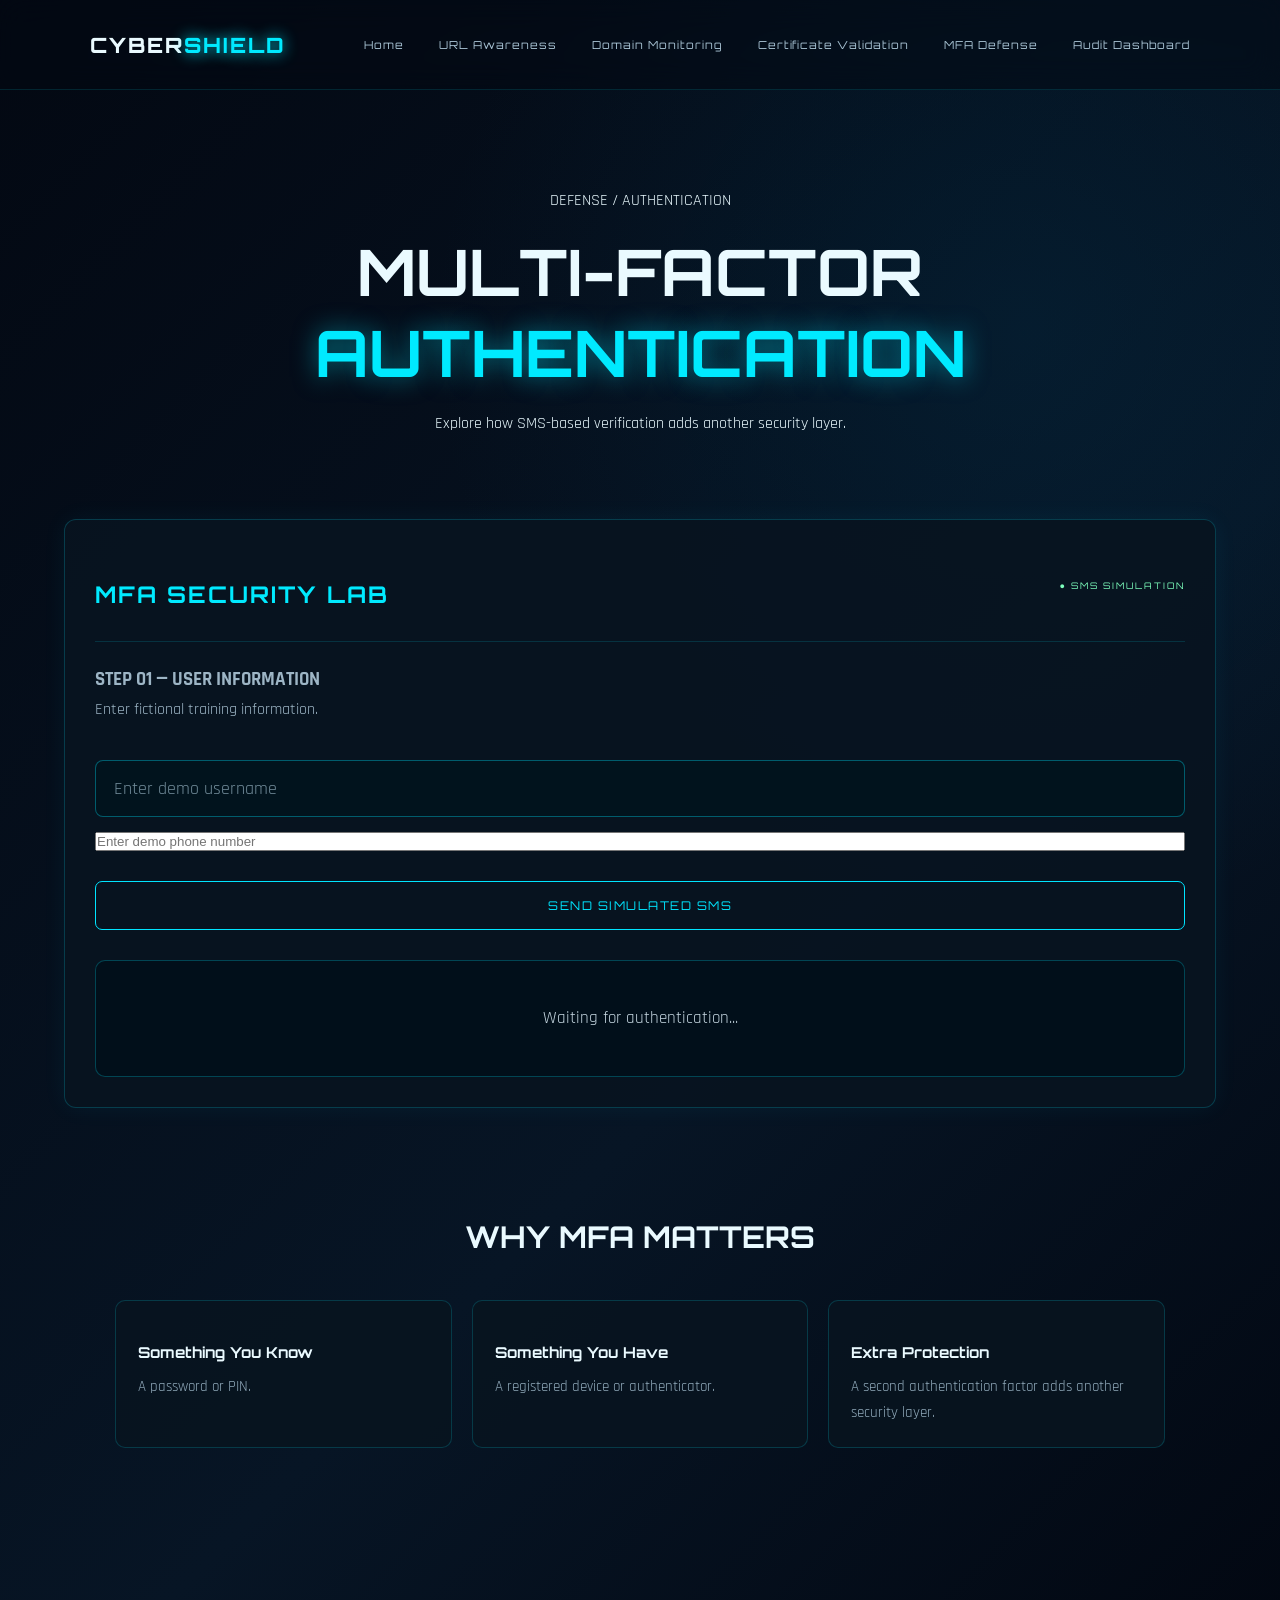
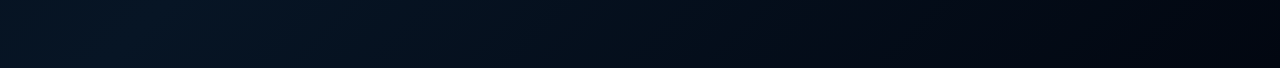
<file: HACKING . TEEM/defense/mfa.html>
<!doctype html>
<html lang="en">
  <head>
    <meta charset="UTF-8" />
    <meta name="viewport" content="width=device-width, initial-scale=1.0" />
    <title>CyberShield | MFA Defense</title>
    <link rel="stylesheet" href="../css/style.css" />
  </head>

  <body class="lab-page">
    <nav class="navbar">
      <div class="logo">CYBER<span>SHIELD</span></div>

      <div class="nav-links">
        <a href="../index.html">Home</a>
        <a href="../attack-simulation/url-awareness.html">URL Awareness</a>
        <a href="domain-monitoring.html">Domain Monitoring</a>
        <a href="certificate-validation.html">Certificate Validation</a>
        <a href="mfa.html">MFA Defense</a>
        <a href="audit-dashboard.html">Audit Dashboard</a>
      </div>
    </nav>

    <main class="certificate-page">
      <header class="lab-header">
        <p class="eyebrow">DEFENSE / AUTHENTICATION</p>

        <h1>MULTI-FACTOR <span>AUTHENTICATION</span></h1>

        <p>Explore how SMS-based verification adds another security layer.</p>
      </header>

      <section class="lab-card">
        <div class="card-top">
          <h2>MFA SECURITY LAB</h2>
          <span class="terminal-status">● SMS SIMULATION</span>
        </div>

        <div class="monitor-intro">
          <h3>STEP 01 — USER INFORMATION</h3>
          <p>Enter fictional training information.</p>
        </div>

        <form id="mfaForm">
          <input
            type="text"
            id="demoUsername"
            placeholder="Enter demo username"
            maxlength="30"
            required
          />

          <input
            type="tel"
            id="demoPhone"
            placeholder="Enter demo phone number"
            maxlength="15"
            inputmode="numeric"
            required
          />

          <button type="submit" class="analyze-btn">SEND SIMULATED SMS</button>
        </form>

        <div id="smsSection" hidden>
          <div class="monitor-intro">
            <h3>STEP 02 — SMS INBOX</h3>
            <p>Your simulated verification message.</p>
          </div>

          <div class="sms-message-card">
            <div class="sms-header">
              <span>CYBERSHIELD MESSAGES</span>
              <span class="sms-status">● RECEIVED</span>
            </div>

            <div class="sms-content">
              <p class="sms-sender">CyberShield</p>

              <p id="smsPhone"></p>

              <p class="sms-message-text">Your verification code is:</p>

              <h2 id="smsCode">------</h2>

              <p class="sms-expiry">Expires in 60 seconds</p>
            </div>

            <p class="sms-demo-warning">
              TRAINING SIMULATION — NO REAL SMS SENT
            </p>
          </div>

          <form id="otpForm">
            <input
              type="text"
              id="otpInput"
              placeholder="Enter 6-digit verification code"
              maxlength="6"
              inputmode="numeric"
              autocomplete="off"
              required
            />

            <button type="submit" class="analyze-btn">VERIFY CODE</button>
          </form>
        </div>

        <div id="mfaResult" class="analysis-result" aria-live="polite">
          <p class="result-placeholder">Waiting for authentication...</p>
        </div>
      </section>

      <section class="learning-section">
        <h2>WHY MFA MATTERS</h2>

        <div class="warning-grid">
          <div class="warning-card">
            <h3>Something You Know</h3>
            <p>A password or PIN.</p>
          </div>

          <div class="warning-card">
            <h3>Something You Have</h3>
            <p>A registered device or authenticator.</p>
          </div>

          <div class="warning-card">
            <h3>Extra Protection</h3>
            <p>A second authentication factor adds another security layer.</p>
          </div>
        </div>
      </section>
    </main>

    <script src="../js/mfa-defense.js"></script>
    <script src="../js/audit-integration.js" defer></script>
  </body>
</html>
</file>
<file: HACKING . TEEM/css/login-demo.css>
@import url("https://fonts.googleapis.com/css2?family=Inter:wght@400;500;600;700;800&display=swap");

:root {
  --bg-primary: #080e14;
  --bg-secondary: #0d1721;
  --bg-card: #111c27;
  --bg-input: #080f17;

  --cyan: #00cfff;
  --green: #00e5a8;
  --red: #ff5268;
  --yellow: #ffbf47;

  --text-primary: #eaf6ff;
  --text-secondary: #91a4b5;
  --border: rgba(0, 207, 255, 0.17);

  --shadow: 0 15px 45px rgba(0, 0, 0, 0.25);
}

* {
  margin: 0;
  padding: 0;
  box-sizing: border-box;
}

body {
  min-height: 100vh;
  background:
    radial-gradient(
      circle at 15% 10%,
      rgba(0, 207, 255, 0.08),
      transparent 30%
    ),
    radial-gradient(
      circle at 90% 80%,
      rgba(0, 229, 168, 0.05),
      transparent 30%
    ),
    var(--bg-primary);

  color: var(--text-primary);
  font-family: "Inter", sans-serif;
  line-height: 1.6;
}

/* NAVIGATION */

.navbar {
  min-height: 76px;
  padding: 0 7%;
  display: flex;
  justify-content: space-between;
  align-items: center;
  background: rgba(8, 14, 20, 0.92);
  border-bottom: 1px solid var(--border);
  position: sticky;
  top: 0;
  z-index: 100;
  backdrop-filter: blur(15px);
}

.nav-brand {
  color: var(--text-primary);
  text-decoration: none;
  font-size: 21px;
  font-weight: 800;
  letter-spacing: 1.5px;
}

.nav-brand span {
  color: var(--cyan);
}

.nav-links {
  display: flex;
  align-items: center;
  gap: 27px;
}

.nav-links a {
  color: var(--text-secondary);
  text-decoration: none;
  font-size: 13px;
  font-weight: 600;
  transition: 0.25s;
}

.nav-links a:hover,
.nav-links a.active {
  color: var(--cyan);
}

.menu-toggle {
  display: none;
  background: transparent;
  color: var(--cyan);
  border: 1px solid var(--border);
  padding: 8px 12px;
  border-radius: 7px;
  font-size: 20px;
  cursor: pointer;
}

/* MAIN CONTAINER */

.lab-container {
  width: min(1150px, 90%);
  margin: 0 auto;
  padding: 65px 0 35px;
}

.lab-header {
  text-align: center;
  margin-bottom: 48px;
}

.module-tag {
  display: inline-block;
  color: var(--cyan);
  font-size: 11px;
  font-weight: 800;
  letter-spacing: 2px;
  margin-bottom: 14px;
}

.lab-header h1 {
  font-size: clamp(30px, 5vw, 48px);
  font-weight: 800;
  letter-spacing: 1px;
  margin-bottom: 14px;
  text-shadow: 0 0 25px rgba(0, 207, 255, 0.16);
}

.lab-header p,
.section-heading p {
  color: var(--text-secondary);
  font-size: 14px;
  max-width: 650px;
  margin: 0 auto;
}

/* PANELS */

.simulation-panel,
.analysis-panel {
  background: rgba(17, 28, 39, 0.88);
  border: 1px solid var(--border);
  border-radius: 15px;
  margin-bottom: 30px;
  overflow: hidden;
  box-shadow: var(--shadow);
}

.panel-header {
  min-height: 58px;
  padding: 15px 22px;
  background: rgba(0, 207, 255, 0.035);
  border-bottom: 1px solid var(--border);
  display: flex;
  justify-content: space-between;
  align-items: center;
  gap: 12px;
}

.panel-title {
  font-size: 12px;
  font-weight: 800;
  letter-spacing: 1.2px;
  display: flex;
  align-items: center;
  gap: 10px;
}

.live-indicator {
  width: 8px;
  height: 8px;
  background: var(--green);
  border-radius: 50%;
  box-shadow: 0 0 12px var(--green);
}

.environment-label {
  color: var(--green);
  font-size: 10px;
  font-weight: 800;
  letter-spacing: 1px;
}

/* SECTION HEADINGS */

.analyzer-content {
  padding: 30px;
}

.section-heading {
  text-align: center;
  padding: 35px 25px 25px;
}

.section-heading h2 {
  font-size: 24px;
  margin-bottom: 9px;
}

.section-heading p {
  font-size: 13px;
}

/* ANALYSIS FORM */

.analysis-form {
  max-width: 780px;
  margin: 10px auto 25px;
  display: flex;
  flex-direction: column;
  gap: 12px;
}

.analysis-form label {
  color: var(--text-primary);
  font-size: 12px;
  font-weight: 700;
  margin-top: 8px;
}

.analysis-form input {
  width: 100%;
  min-height: 49px;
  padding: 0 15px;
  background: var(--bg-input);
  color: var(--text-primary);
  border: 1px solid var(--border);
  border-radius: 8px;
  outline: none;
  font-family: inherit;
  font-size: 13px;
  transition: 0.25s;
}

.analysis-form input:focus {
  border-color: var(--cyan);
  box-shadow: 0 0 0 3px rgba(0, 207, 255, 0.08);
}

.analysis-form input::placeholder {
  color: #647789;
}

.form-actions {
  display: flex;
  gap: 12px;
  margin-top: 12px;
}

.analyze-button,
.secondary-button {
  min-height: 45px;
  padding: 0 22px;
  border-radius: 8px;
  font-family: inherit;
  font-size: 11px;
  font-weight: 800;
  letter-spacing: 1px;
  cursor: pointer;
  transition: 0.25s;
}

.analyze-button {
  flex: 1;
  background: var(--cyan);
  color: #03131c;
  border: 1px solid var(--cyan);
}

.analyze-button span {
  margin-left: 10px;
}

.analyze-button:hover {
  background: transparent;
  color: var(--cyan);
  box-shadow: 0 0 20px rgba(0, 207, 255, 0.14);
}

.secondary-button {
  background: transparent;
  border: 1px solid var(--border);
  color: var(--text-secondary);
}

.secondary-button:hover {
  color: var(--cyan);
  border-color: var(--cyan);
}

/* SAMPLE TEST CASES */

.sample-section {
  max-width: 780px;
  margin: 30px auto 0;
  padding-top: 25px;
  border-top: 1px solid var(--border);
}

.sample-section h3 {
  font-size: 14px;
  margin-bottom: 6px;
}

.sample-section p {
  color: var(--text-secondary);
  font-size: 12px;
  margin-bottom: 16px;
}

.sample-buttons {
  display: flex;
  flex-wrap: wrap;
  gap: 10px;
}

.sample-button {
  padding: 10px 13px;
  background: rgba(0, 207, 255, 0.05);
  color: var(--cyan);
  border: 1px solid var(--border);
  border-radius: 7px;
  font-size: 11px;
  font-weight: 700;
  cursor: pointer;
  transition: 0.25s;
}

.sample-button:hover {
  background: rgba(0, 207, 255, 0.13);
  border-color: var(--cyan);
}

/* EMPTY STATE */

.empty-state {
  text-align: center;
  padding: 55px 20px 65px;
}

.empty-icon {
  font-size: 48px;
  color: var(--cyan);
  margin-bottom: 12px;
}

.empty-state h3 {
  font-size: 17px;
  margin-bottom: 8px;
}

.empty-state p {
  color: var(--text-secondary);
  font-size: 13px;
}

/* RESULTS */

.analysis-result {
  padding: 0 25px 30px;
}

.analysis-result[hidden] {
  display: none;
}

.result-overview {
  display: grid;
  grid-template-columns: repeat(3, 1fr);
  gap: 15px;
  margin-bottom: 28px;
}

.risk-card {
  background: var(--bg-secondary);
  border: 1px solid var(--border);
  padding: 20px;
  border-radius: 10px;
  text-align: center;
}

.risk-card span {
  display: block;
  color: var(--text-secondary);
  font-size: 10px;
  font-weight: 800;
  letter-spacing: 1px;
  margin-bottom: 10px;
}

.risk-card strong {
  display: block;
  color: var(--cyan);
  font-size: 27px;
  margin-bottom: 5px;
  overflow-wrap: anywhere;
}

.risk-card p {
  color: var(--text-secondary);
  font-size: 11px;
}

/* REPORT SECTIONS */

.report-section {
  background: var(--bg-secondary);
  border: 1px solid var(--border);
  padding: 22px;
  border-radius: 10px;
  margin-bottom: 18px;
}

.report-section h3 {
  font-size: 14px;
  margin-bottom: 18px;
  color: var(--cyan);
}

.url-details {
  display: grid;
  grid-template-columns: repeat(2, 1fr);
  gap: 14px;
}

.url-details div {
  padding: 13px;
  background: rgba(0, 0, 0, 0.18);
  border-radius: 7px;
  min-width: 0;
}

.url-details span {
  display: block;
  color: var(--text-secondary);
  font-size: 10px;
  margin-bottom: 5px;
}

.url-details strong {
  display: block;
  font-size: 12px;
  overflow-wrap: anywhere;
}

/* INDICATORS */

.indicator-list {
  display: flex;
  flex-direction: column;
  gap: 10px;
}

.indicator-item {
  padding: 14px;
  background: rgba(0, 0, 0, 0.17);
  border-left: 3px solid var(--yellow);
  border-radius: 5px;
}

.indicator-item.safe {
  border-left-color: var(--green);
}

.indicator-item.warning {
  border-left-color: var(--yellow);
}

.indicator-item.danger {
  border-left-color: var(--red);
}

.indicator-item strong {
  display: block;
  font-size: 12px;
  margin-bottom: 4px;
}

.indicator-item p {
  color: var(--text-secondary);
  font-size: 11px;
}

.recommendation-list {
  padding-left: 20px;
}

.recommendation-list li {
  color: var(--text-secondary);
  font-size: 12px;
  margin-bottom: 10px;
}

/* REPORT FOOTER */

.report-footer {
  display: flex;
  justify-content: space-between;
  align-items: center;
  flex-wrap: wrap;
  gap: 15px;
  padding-top: 12px;
}

.report-footer p {
  color: var(--text-secondary);
  font-size: 11px;
}

/* EDUCATIONAL CARDS */

.domain-comparison {
  display: grid;
  grid-template-columns: repeat(2, 1fr);
  gap: 16px;
  padding: 0 25px 30px;
}

.domain-card {
  padding: 22px;
  background: var(--bg-secondary);
  border: 1px solid var(--border);
  border-radius: 10px;
  transition: 0.25s;
}

.domain-card:hover {
  border-color: var(--cyan);
  transform: translateY(-3px);
}

.domain-status {
  display: block;
  color: var(--green);
  font-size: 10px;
  font-weight: 800;
  letter-spacing: 1px;
  margin-bottom: 13px;
}

.domain-card h3 {
  font-size: 15px;
  margin-bottom: 9px;
}

.domain-card p {
  color: var(--text-secondary);
  font-size: 12px;
}

/* FOOTER */

.lab-footer {
  padding: 28px 10px;
  display: flex;
  justify-content: space-between;
  align-items: center;
  gap: 15px;
  color: var(--cyan);
  font-size: 11px;
  font-weight: 800;
  letter-spacing: 1px;
}

.lab-footer span {
  color: var(--text-secondary);
  font-size: 9px;
}

/* RESPONSIVE DESIGN */

@media (max-width: 850px) {
  .navbar {
    padding: 0 5%;
  }

  .nav-links {
    gap: 14px;
  }

  .nav-links a {
    font-size: 11px;
  }

  .lab-container {
    width: 94%;
  }
}

@media (max-width: 650px) {
  .navbar {
    min-height: 68px;
  }

  .menu-toggle {
    display: block;
  }

  .nav-links {
    display: none;
    position: absolute;
    top: 68px;
    left: 0;
    right: 0;
    background: var(--bg-secondary);
    padding: 20px;
    flex-direction: column;
    align-items: flex-start;
    border-bottom: 1px solid var(--border);
  }

  .nav-links.show {
    display: flex;
  }

  .lab-container {
    padding-top: 40px;
  }

  .lab-header h1 {
    font-size: 29px;
  }

  .analyzer-content {
    padding: 20px;
  }

  .panel-header {
    align-items: flex-start;
    flex-direction: column;
  }

  .form-actions {
    flex-direction: column;
  }

  .result-overview {
    grid-template-columns: 1fr;
  }

  .url-details,
  .domain-comparison {
    grid-template-columns: 1fr;
  }

  .analysis-result {
    padding: 0 15px 22px;
  }

  .report-section {
    padding: 16px;
  }

  .lab-footer {
    flex-direction: column;
    text-align: center;
  }
}
</file>
<file: HACKING . TEEM/css/red-team-lab.css>
:root {
  --bg: #080e14;
  --panel: #101b26;
  --panel2: #0b1620;
  --cyan: #00e5ff;
  --green: #00e5a8;
  --red: #ff4567;
  --orange: #ffb347;
  --text: #eaf4fa;
  --muted: #8ba2b2;
  --border: rgba(0, 229, 255, 0.16);
}

* {
  margin: 0;
  padding: 0;
  box-sizing: border-box;
}

body {
  min-height: 100vh;
  color: var(--text);
  background:
    radial-gradient(
      circle at 15% 10%,
      rgba(0, 229, 255, 0.08),
      transparent 30%
    ),
    radial-gradient(
      circle at 90% 80%,
      rgba(0, 229, 168, 0.05),
      transparent 30%
    ),
    var(--bg);
  font-family: "Segoe UI", Arial, sans-serif;
}

/* NAVBAR */

.navbar {
  min-height: 72px;
  padding: 15px 5%;
  display: flex;
  justify-content: space-between;
  align-items: center;
  gap: 20px;
  flex-wrap: wrap;
  background: rgba(8, 14, 20, 0.96);
  border-bottom: 1px solid var(--border);
  position: sticky;
  top: 0;
  z-index: 100;
  backdrop-filter: blur(15px);
}

.brand {
  color: var(--text);
  font-size: 21px;
  font-weight: 900;
  text-decoration: none;
  letter-spacing: 1px;
}

.brand span {
  color: var(--cyan);
}

.navbar nav {
  display: flex;
  flex-wrap: wrap;
  gap: 20px;
}

.navbar nav a {
  color: var(--muted);
  text-decoration: none;
  font-size: 13px;
  transition: 0.2s;
}

.navbar nav a:hover,
.navbar nav a.active {
  color: var(--cyan);
}

.server-status {
  display: flex;
  align-items: center;
  gap: 9px;
  color: var(--muted);
  font-size: 12px;
}

#serverDot {
  width: 9px;
  height: 9px;
  background: var(--orange);
  border-radius: 50%;
  box-shadow: 0 0 10px currentColor;
}

#serverDot.online {
  background: var(--green);
}

#serverDot.offline {
  background: var(--red);
}

/* MAIN */

.container {
  width: min(1200px, 92%);
  margin: auto;
  padding: 45px 0;
}

.hero {
  text-align: center;
  margin-bottom: 30px;
}

.tag {
  color: var(--green);
  font-size: 11px;
  font-weight: 800;
  letter-spacing: 2px;
}

.hero h1 {
  margin: 16px 0;
  font-size: clamp(30px, 5vw, 48px);
  font-weight: 900;
}

.hero h1 span {
  color: var(--cyan);
}

.hero p {
  max-width: 650px;
  margin: auto;
  color: var(--muted);
  line-height: 1.8;
  font-size: 14px;
}

/* NOTICE */

.notice {
  padding: 17px 20px;
  margin-bottom: 25px;
  background: rgba(255, 179, 71, 0.06);
  border: 1px solid rgba(255, 179, 71, 0.3);
  border-left: 4px solid var(--orange);
  border-radius: 9px;
}

.notice strong {
  color: var(--orange);
  font-size: 12px;
  letter-spacing: 1px;
}

.notice p {
  margin-top: 7px;
  color: var(--muted);
  font-size: 13px;
  line-height: 1.6;
}

/* GRID */

.grid {
  display: grid;
  grid-template-columns: repeat(2, minmax(0, 1fr));
  gap: 22px;
}

.panel {
  padding: 25px;
  background: linear-gradient(145deg, var(--panel), var(--panel2));
  border: 1px solid var(--border);
  border-radius: 15px;
  box-shadow: 0 12px 35px rgba(0, 0, 0, 0.2);
}

.red-panel {
  border-top: 3px solid var(--red);
}

.blue-panel {
  border-top: 3px solid var(--cyan);
}

.panel-heading {
  margin-bottom: 25px;
}

.team-label {
  display: inline-block;
  margin-bottom: 12px;
  font-size: 11px;
  font-weight: 900;
  letter-spacing: 1.5px;
}

.red-label {
  color: var(--red);
}

.blue-label {
  color: var(--cyan);
}

.green-label {
  color: var(--green);
}

.panel h2 {
  margin-bottom: 9px;
  font-size: 21px;
}

.panel-heading p,
.recovery-panel p {
  color: var(--muted);
  font-size: 13px;
  line-height: 1.7;
}

/* FORM */

.form-group {
  margin-bottom: 18px;
}

.form-group label {
  display: block;
  margin-bottom: 9px;
  font-size: 13px;
  font-weight: 700;
}

.form-group input {
  width: 100%;
  height: 46px;
  padding: 12px;
  color: var(--text);
  background: #080f17;
  border: 1px solid var(--border);
  border-radius: 8px;
  outline: none;
  font-size: 14px;
  transition: 0.2s;
}

.form-group input:focus {
  border-color: var(--cyan);
  box-shadow: 0 0 0 3px rgba(0, 229, 255, 0.08);
}

/* BUTTONS */

.btn {
  min-height: 44px;
  padding: 12px 18px;
  display: inline-flex;
  justify-content: center;
  align-items: center;
  border-radius: 8px;
  border: 1px solid transparent;
  font-size: 12px;
  font-weight: 900;
  letter-spacing: 0.5px;
  cursor: pointer;
  transition: 0.25s;
}

.btn:disabled {
  opacity: 0.5;
  cursor: not-allowed;
}

.red-btn {
  width: 100%;
  color: white;
  background: var(--red);
  border-color: var(--red);
}

.red-btn:hover:not(:disabled) {
  color: var(--red);
  background: transparent;
  box-shadow: 0 0 18px rgba(255, 69, 103, 0.15);
}

.blue-btn {
  width: 100%;
  margin-top: 20px;
  color: #061018;
  background: var(--cyan);
  border-color: var(--cyan);
}

.blue-btn:hover {
  color: var(--cyan);
  background: transparent;
}

.green-btn {
  color: #061018;
  background: var(--green);
  border-color: var(--green);
}

.green-btn:hover {
  color: var(--green);
  background: transparent;
}

/* TEST INFO */

.test-info {
  margin-top: 22px;
  padding: 15px;
  background: rgba(255, 69, 103, 0.04);
  border: 1px solid rgba(255, 69, 103, 0.15);
  border-radius: 9px;
}

.test-info h3 {
  margin-bottom: 10px;
  color: var(--red);
  font-size: 13px;
}

.test-info p {
  margin-top: 7px;
  color: var(--muted);
  font-size: 12px;
}

/* LOGIN RESULT */

.result {
  margin-top: 18px;
  padding: 13px;
  color: var(--muted);
  background: #080f17;
  border: 1px solid var(--border);
  border-radius: 8px;
  font-size: 13px;
  line-height: 1.6;
}

.result.success {
  color: var(--green);
  border-color: rgba(0, 229, 168, 0.35);
}

.result.error {
  color: var(--red);
  border-color: rgba(255, 69, 103, 0.35);
}

.result.warning {
  color: var(--orange);
  border-color: rgba(255, 179, 71, 0.35);
}

/* DEFENSE METRICS */

.metric {
  min-height: 58px;
  margin-bottom: 12px;
  padding: 15px;
  display: flex;
  align-items: center;
  justify-content: space-between;
  gap: 15px;
  background: #09141e;
  border: 1px solid var(--border);
  border-radius: 8px;
}

.metric span {
  color: var(--muted);
  font-size: 13px;
}

.metric strong {
  color: var(--green);
  font-size: 12px;
  text-align: right;
}

.defense-action {
  margin-top: 20px;
  padding: 17px;
  background: rgba(0, 229, 255, 0.04);
  border: 1px solid var(--border);
  border-radius: 9px;
}

.defense-action h3 {
  margin-bottom: 9px;
  color: var(--cyan);
  font-size: 14px;
}

.defense-action p {
  color: var(--muted);
  font-size: 13px;
  line-height: 1.7;
}

/* EVENTS */

.events-panel {
  margin-top: 25px;
}

.events-header {
  display: flex;
  justify-content: space-between;
  align-items: center;
  gap: 15px;
  margin-bottom: 22px;
}

.event-count {
  padding: 8px 12px;
  color: var(--cyan);
  background: rgba(0, 229, 255, 0.07);
  border: 1px solid var(--border);
  border-radius: 20px;
  font-size: 11px;
  font-weight: 800;
}

.table-wrapper {
  width: 100%;
  overflow-x: auto;
}

table {
  width: 100%;
  min-width: 650px;
  border-collapse: collapse;
}

th,
td {
  padding: 15px 12px;
  text-align: left;
  border-bottom: 1px solid var(--border);
  font-size: 12px;
}

th {
  color: var(--cyan);
  background: rgba(0, 229, 255, 0.04);
  font-weight: 800;
}

td {
  color: var(--muted);
  line-height: 1.5;
}

.empty {
  padding: 30px;
  text-align: center;
}

/* RECOVERY */

.recovery-panel {
  margin-top: 25px;
  display: flex;
  align-items: center;
  justify-content: space-between;
  gap: 25px;
  border-top: 3px solid var(--green);
}

.recovery-panel h2 {
  margin-bottom: 8px;
}

.reset-result {
  margin-top: 10px;
  font-size: 12px;
}

/* FOOTER */

footer {
  padding: 25px 15px;
  color: var(--muted);
  border-top: 1px solid var(--border);
  text-align: center;
  font-size: 11px;
  letter-spacing: 1px;
}

/* RESPONSIVE */

@media (max-width: 850px) {
  .navbar {
    align-items: flex-start;
    flex-direction: column;
  }

  .grid {
    grid-template-columns: 1fr;
  }

  .recovery-panel {
    align-items: flex-start;
    flex-direction: column;
  }
}

@media (max-width: 550px) {
  .container {
    width: 94%;
    padding: 28px 0;
  }

  .panel {
    padding: 18px;
  }

  .navbar nav {
    gap: 12px;
  }

  .navbar nav a {
    font-size: 11px;
  }

  .events-header {
    align-items: flex-start;
    flex-direction: column;
  }

  .green-btn {
    width: 100%;
  }
}

/* =====================================
   CYBERSHIELD RED TEAM / BLUE TEAM
   ===================================== */

:root {
  --bg: #080e14;
  --panel: #111c27;
  --panel-light: #172635;
  --border: #243747;

  --text: #e8f1f8;
  --muted: #8499aa;

  --green: #00e5a8;
  --cyan: #00cfff;
  --red: #ff4567;
  --orange: #ffb347;

  --radius: 15px;
}

* {
  margin: 0;
  padding: 0;
  box-sizing: border-box;
}

html {
  scroll-behavior: smooth;
}

body {
  min-height: 100vh;
  background:
    radial-gradient(circle at 10% 0%, #102b38 0%, transparent 30%),
    radial-gradient(circle at 90% 10%, #142333 0%, transparent 25%), var(--bg);

  color: var(--text);
  font-family: "Segoe UI", Arial, sans-serif;
  line-height: 1.6;
}

/* =====================================
   NAVBAR
   ===================================== */

.navbar {
  min-height: 75px;
  padding: 0 6%;
  display: flex;
  align-items: center;
  justify-content: space-between;
  gap: 25px;

  background: rgba(8, 14, 20, 0.94);
  border-bottom: 1px solid var(--border);

  position: sticky;
  top: 0;
  z-index: 100;
  backdrop-filter: blur(15px);
}

.logo {
  font-size: 21px;
  font-weight: 800;
  letter-spacing: 2px;
  white-space: nowrap;
}

.logo span {
  color: var(--green);
}

.nav-links {
  display: flex;
  align-items: center;
  gap: 28px;
}

.nav-links a {
  color: var(--muted);
  text-decoration: none;
  font-size: 13px;
  font-weight: 600;
  transition: 0.25s;
}

.nav-links a:hover {
  color: var(--green);
}

.server-indicator {
  display: flex;
  align-items: center;
  gap: 9px;

  font-size: 11px;
  font-weight: 800;
  letter-spacing: 1px;
}

#serverDot {
  width: 9px;
  height: 9px;
  border-radius: 50%;
}

#serverDot.online {
  background: var(--green);
  box-shadow: 0 0 12px var(--green);
}

#serverDot.offline {
  background: var(--red);
  box-shadow: 0 0 12px var(--red);
}

/* =====================================
   MAIN CONTAINER
   ===================================== */

.container {
  width: min(1400px, 90%);
  margin: 0 auto;
  padding: 45px 0;
}

/* =====================================
   PAGE HEADER
   ===================================== */

.page-header {
  display: flex;
  justify-content: space-between;
  align-items: center;
  gap: 25px;
  margin-bottom: 35px;
}

.eyebrow {
  color: var(--green);
  font-size: 10px;
  font-weight: 800;
  letter-spacing: 2px;
  margin-bottom: 9px;
}

.page-header h1 {
  font-size: clamp(27px, 4vw, 43px);
  font-weight: 800;
  line-height: 1.2;
}

.page-header h1 span {
  color: var(--green);
}

.page-header p:not(.eyebrow) {
  color: var(--muted);
  font-size: 14px;
  margin-top: 10px;
}

.environment-badge {
  padding: 11px 17px;
  border: 1px solid rgba(0, 229, 168, 0.35);
  border-radius: 30px;
  color: var(--green);
  background: rgba(0, 229, 168, 0.07);
  font-size: 10px;
  font-weight: 800;
  letter-spacing: 1px;
  white-space: nowrap;
}

/* =====================================
   PANELS
   ===================================== */

.panel {
  background: linear-gradient(
    145deg,
    rgba(20, 34, 47, 0.98),
    rgba(12, 23, 33, 0.98)
  );

  border: 1px solid var(--border);
  border-radius: var(--radius);
  padding: 27px;

  box-shadow: 0 12px 35px rgba(0, 0, 0, 0.2);
  transition:
    border-color 0.25s,
    transform 0.25s;
}

.panel:hover {
  border-color: #365166;
}

.section-heading {
  display: flex;
  align-items: center;
  justify-content: space-between;
  gap: 15px;
  margin-bottom: 15px;
}

.section-heading h2 {
  font-size: 22px;
  font-weight: 750;
}

.section-description {
  color: var(--muted);
  font-size: 13px;
  margin-bottom: 24px;
}

/* =====================================
   ACCOUNT PANEL
   ===================================== */

.account-panel {
  margin-bottom: 25px;
  border-top: 2px solid var(--green);
}

.status-normal,
.status-warning,
.status-danger {
  padding: 7px 12px;
  border-radius: 20px;
  font-size: 10px;
  font-weight: 800;
  letter-spacing: 1px;
  white-space: nowrap;
}

.status-normal {
  color: var(--green);
  background: rgba(0, 229, 168, 0.1);
}

.status-warning {
  color: var(--orange);
  background: rgba(255, 179, 71, 0.1);
}

.status-danger {
  color: var(--red);
  background: rgba(255, 69, 103, 0.12);
}

.account-information {
  display: flex;
  flex-wrap: wrap;
  gap: 10px 15px;
  margin-top: 22px;
  padding-top: 18px;
  border-top: 1px solid var(--border);
  font-size: 11px;
}

.account-information span {
  color: var(--muted);
}

.account-information strong {
  color: var(--cyan);
  margin-right: 20px;
}

/* =====================================
   WORKSPACE
   ===================================== */

.workspace {
  display: grid;
  grid-template-columns: 1fr 1fr;
  gap: 25px;
  margin-bottom: 25px;
}

.red-panel {
  border-top: 2px solid var(--red);
}

.blue-panel {
  border-top: 2px solid var(--cyan);
}

.team-label {
  padding: 7px 12px;
  border-radius: 20px;
  font-size: 10px;
  font-weight: 800;
  letter-spacing: 1px;
}

.red-label {
  color: var(--red);
  background: rgba(255, 69, 103, 0.1);
}

.blue-label {
  color: var(--cyan);
  background: rgba(0, 207, 255, 0.1);
}

/* =====================================
   FORMS
   ===================================== */

form {
  display: flex;
  flex-direction: column;
  gap: 17px;
}

.form-group {
  display: flex;
  flex-direction: column;
  gap: 8px;
}

.form-group label {
  color: #b8c9d7;
  font-size: 12px;
  font-weight: 700;
}

input {
  width: 100%;
  min-height: 47px;
  padding: 0 14px;

  background: #09141e;
  border: 1px solid #2b4051;
  border-radius: 8px;

  color: var(--text);
  font-size: 13px;
  outline: none;
  transition: 0.25s;
}

input::placeholder {
  color: #607487;
}

input:focus {
  border-color: var(--cyan);
  box-shadow: 0 0 0 3px rgba(0, 207, 255, 0.08);
}

input[readonly] {
  opacity: 0.7;
  cursor: not-allowed;
}

/* =====================================
   BUTTONS
   ===================================== */

button {
  min-height: 45px;
  padding: 11px 17px;
  border: none;
  border-radius: 8px;

  font-size: 11px;
  font-weight: 800;
  letter-spacing: 1px;

  cursor: pointer;
  transition: 0.25s;
}

button:disabled {
  opacity: 0.4;
  cursor: not-allowed;
  transform: none;
}

.primary-button {
  color: #031710;
  background: var(--green);
}

.primary-button:hover:not(:disabled) {
  background: #20ffc5;
  box-shadow: 0 0 20px rgba(0, 229, 168, 0.2);
}

.danger-button {
  color: white;
  background: #d93657;
}

.danger-button:hover:not(:disabled) {
  background: var(--red);
  box-shadow: 0 0 20px rgba(255, 69, 103, 0.2);
}

.secondary-button {
  width: 100%;
  margin-top: 12px;
  color: var(--cyan);
  background: rgba(0, 207, 255, 0.07);
  border: 1px solid rgba(0, 207, 255, 0.25);
}

.secondary-button:hover:not(:disabled) {
  background: rgba(0, 207, 255, 0.15);
}

.outline-button {
  margin-top: 20px;
  color: var(--green);
  background: transparent;
  border: 1px solid rgba(0, 229, 168, 0.4);
}

.outline-button:hover {
  background: rgba(0, 229, 168, 0.08);
}

/* =====================================
   RESULTS
   ===================================== */

.result {
  min-height: 0;
  margin-top: 12px;
  padding: 0;
  font-size: 12px;
  line-height: 1.6;
  overflow-wrap: anywhere;
}

.result:not(:empty) {
  padding: 12px;
  border-radius: 7px;
  background: rgba(255, 255, 255, 0.035);
}

.result.success {
  color: var(--green);
  border: 1px solid rgba(0, 229, 168, 0.2);
}

.result.error {
  color: var(--red);
  border: 1px solid rgba(255, 69, 103, 0.2);
}

.result.warning {
  color: var(--orange);
  border: 1px solid rgba(255, 179, 71, 0.2);
}

/* =====================================
   TEST INFORMATION
   ===================================== */

.test-information {
  margin-top: 25px;
  padding: 16px;
  border-radius: 9px;
  background: rgba(255, 69, 103, 0.045);
  border: 1px solid rgba(255, 69, 103, 0.13);
}

.test-information h3,
.defense-card h3 {
  margin-bottom: 10px;
  font-size: 13px;
}

.test-information p {
  color: var(--muted);
  font-size: 11px;
  margin-top: 6px;
}

/* =====================================
   BLUE TEAM METRICS
   ===================================== */

.metric-card {
  display: flex;
  align-items: center;
  justify-content: space-between;
  gap: 15px;

  margin-bottom: 10px;
  padding: 14px 16px;

  background: #0b1722;
  border: 1px solid var(--border);
  border-radius: 9px;
}

.metric-card span {
  color: var(--muted);
  font-size: 12px;
}

.metric-card strong {
  color: var(--cyan);
  font-size: 14px;
  text-align: right;
}

.defense-card {
  margin-top: 17px;
  padding: 17px;

  border-radius: 9px;
  background: rgba(0, 207, 255, 0.045);
  border: 1px solid rgba(0, 207, 255, 0.17);
}

.defense-card h3 {
  color: var(--cyan);
}

.defense-card p {
  color: var(--muted);
  font-size: 12px;
}

/* =====================================
   EVENTS TABLE
   ===================================== */

.events-panel {
  border-top: 2px solid var(--green);
}

.event-count {
  padding: 7px 12px;
  border-radius: 20px;
  color: var(--green);
  background: rgba(0, 229, 168, 0.08);
  font-size: 10px;
  font-weight: 800;
  white-space: nowrap;
}

.table-wrapper {
  width: 100%;
  overflow-x: auto;
  border: 1px solid var(--border);
  border-radius: 9px;
}

table {
  width: 100%;
  min-width: 650px;
  border-collapse: collapse;
  text-align: left;
}

thead {
  background: #0b1722;
}

th {
  padding: 15px;
  color: var(--cyan);
  font-size: 10px;
  letter-spacing: 1px;
  text-transform: uppercase;
  white-space: nowrap;
}

td {
  padding: 14px 15px;
  border-top: 1px solid var(--border);
  color: #bdcbd6;
  font-size: 11px;
  overflow-wrap: anywhere;
}

tbody tr {
  transition: background 0.2s;
}

tbody tr:hover {
  background: rgba(0, 207, 255, 0.035);
}

td.critical {
  color: var(--red);
  font-weight: 800;
}

td.warning {
  color: var(--orange);
  font-weight: 800;
}

td.info {
  color: var(--green);
  font-weight: 800;
}

td.empty {
  padding: 30px;
  color: var(--muted);
  text-align: center;
}

/* =====================================
   FOOTER
   ===================================== */

.footer {
  display: flex;
  justify-content: space-between;
  align-items: center;
  gap: 15px;

  margin-top: 35px;
  padding: 20px 0;

  border-top: 1px solid var(--border);
}

.footer p {
  color: var(--green);
  font-size: 11px;
  font-weight: 800;
  letter-spacing: 1.5px;
}

.footer span {
  color: var(--muted);
  font-size: 11px;
}

/* =====================================
   SCROLLBAR
   ===================================== */

::-webkit-scrollbar {
  width: 7px;
  height: 7px;
}

::-webkit-scrollbar-track {
  background: var(--bg);
}

::-webkit-scrollbar-thumb {
  background: #294052;
  border-radius: 10px;
}

::-webkit-scrollbar-thumb:hover {
  background: var(--cyan);
}

/* =====================================
   RESPONSIVE
   ===================================== */

@media (max-width: 900px) {
  .workspace {
    grid-template-columns: 1fr;
  }

  .page-header {
    align-items: flex-start;
    flex-direction: column;
  }
}

@media (max-width: 650px) {
  .navbar {
    padding: 15px 5%;
    flex-wrap: wrap;
  }

  .nav-links {
    order: 3;
    width: 100%;
    justify-content: space-between;
    gap: 10px;
  }

  .nav-links a {
    font-size: 11px;
  }

  .server-indicator {
    font-size: 9px;
  }

  .container {
    width: 92%;
    padding-top: 30px;
  }

  .panel {
    padding: 19px;
  }

  .page-header h1 {
    font-size: 29px;
  }

  .environment-badge {
    font-size: 9px;
  }

  .section-heading h2 {
    font-size: 19px;
  }

  .footer {
    align-items: flex-start;
    flex-direction: column;
  }

  .account-information {
    flex-direction: column;
  }

  .account-information strong {
    margin-bottom: 8px;
  }
}
</file>
<file: HACKING . TEEM/css/style.css>
@import url("https://fonts.googleapis.com/css2?family=Orbitron:wght@400;500;600;700;800&family=Rajdhani:wght@400;500;600;700&display=swap");

:root {
  --cyan: #00eaff;
  --blue: #087cff;
  --dark: #030812;
  --white: #eafaff;
}

* {
  margin: 0;
  padding: 0;
  box-sizing: border-box;
}

html {
  scroll-behavior: smooth;
}

body {
  background: var(--dark);
  color: var(--white);
  font-family: "Rajdhani", sans-serif;
  overflow-x: hidden;
}

#app {
  min-height: 100vh;
}

/* HERO SECTION */

.hero {
  position: relative;
  height: 100vh;
  min-height: 700px;
  overflow: hidden;

  background:
    radial-gradient(ellipse at 75% 50%, #003b5940, transparent 45%),
    radial-gradient(ellipse at 20% 80%, #003c5540, transparent 40%),
    linear-gradient(135deg, #030812, #071525 55%, #020711);
}

/* DIGITAL GRID */

.hero::before {
  content: "";
  position: absolute;
  inset: 0;

  background-image:
    linear-gradient(#00eaff12 1px, transparent 1px),
    linear-gradient(90deg, #00eaff12 1px, transparent 1px);

  background-size: 55px 55px;

  transform: perspective(500px) rotateX(58deg) scale(1.8);
  transform-origin: center bottom;

  opacity: 0.35;
  pointer-events: none;
}

/* CYAN LIGHT */

.hero::after {
  content: "";
  position: absolute;

  width: 500px;
  height: 500px;

  top: 15%;
  right: 8%;

  border-radius: 50%;
  background: var(--cyan);

  filter: blur(180px);
  opacity: 0.12;

  pointer-events: none;
}

/* NAVBAR */

.navbar {
  position: relative;
  z-index: 5;

  height: 90px;
  padding: 0 7%;

  display: flex;
  align-items: center;
  justify-content: space-between;

  border-bottom: 1px solid #00eaff20;
  background: #03081280;
  backdrop-filter: blur(15px);
}

.logo {
  font-family: "Orbitron", sans-serif;
  font-size: 21px;
  font-weight: 800;
  letter-spacing: 2px;
}

.logo span {
  color: var(--cyan);
  text-shadow: 0 0 15px var(--cyan);
}

.nav-links {
  display: flex;
  gap: 35px;
}

.nav-links a {
  color: #a9c4d5;
  text-decoration: none;

  font-family: "Orbitron", sans-serif;
  font-size: 11px;
  letter-spacing: 1px;

  transition: 0.3s;
}

.nav-links a:hover {
  color: var(--cyan);
  text-shadow: 0 0 12px var(--cyan);
}

.status {
  color: var(--cyan);
  font-size: 12px;
  letter-spacing: 2px;

  border: 1px solid #00eaff55;
  padding: 9px 15px;

  box-shadow: 0 0 15px #00eaff15;
}

.status span {
  text-shadow: 0 0 10px var(--cyan);
}

/* HERO CONTENT */

.hero-content {
  position: relative;
  z-index: 3;

  width: 55%;
  padding: 150px 0 100px 9%;

  animation: appear 1.2s ease forwards;
}

.subtitle {
  color: var(--cyan);

  font-family: "Orbitron", sans-serif;
  font-size: 12px;
  letter-spacing: 5px;

  margin-bottom: 25px;
}

.hero-content h1 {
  font-family: "Orbitron", sans-serif;

  font-size: clamp(38px, 5vw, 72px);
  line-height: 1.2;
  font-weight: 800;

  text-shadow: 0 0 25px #00eaff20;
}

.hero-content h1 span {
  display: block;
  color: var(--cyan);

  text-shadow:
    0 0 10px #00eaff,
    0 0 35px #00eaff70;
}

.description {
  color: #9bb4c5;

  font-size: 19px;
  line-height: 1.7;

  margin: 30px 0;
  max-width: 440px;
}

/* INITIALIZE BUTTON */

#startBtn {
  position: relative;

  padding: 17px 30px;

  background: transparent;
  border: 1px solid var(--cyan);

  color: var(--cyan);

  font-family: "Orbitron", sans-serif;
  font-size: 12px;
  letter-spacing: 2px;

  cursor: pointer;
  transition: 0.35s;

  box-shadow: 0 0 20px #00eaff20;
}

#startBtn:hover {
  color: var(--dark);
  background: var(--cyan);

  box-shadow:
    0 0 15px var(--cyan),
    0 0 45px #00eaff80;

  transform: translateY(-4px);
}

/* 3D VISUAL */

.hero-visual {
  position: absolute;
  width: 48%;
  height: 75vh;
  min-height: 450px;
  right: 0;
  top: 15%;
  z-index: 2;
  pointer-events: none;
}
.hero-visual canvas {
  display: block;
  width: 100%;
  height: 100%;
}

/* ENTRANCE ANIMATION */

@keyframes appear {
  from {
    opacity: 0;
    transform: translateY(35px);
  }

  to {
    opacity: 1;
    transform: translateY(0);
  }
}

/* RESPONSIVE DESIGN */

@media (max-width: 768px) {
  .navbar {
    padding: 0 5%;
  }

  .nav-links {
    display: none;
  }

  .status {
    font-size: 9px;
  }

  .hero-content {
    width: 100%;
    padding: 110px 7% 80px;
  }

  .hero-content h1 {
    font-size: 38px;
  }

  .description {
    font-size: 17px;
  }

  .hero-visual {
    width: 100%;
    height: 45%;
    top: 50%;
    opacity: 0.65;
  }
}

/* =================================
   URL AWARENESS LAB
================================= */

.lab-page {
  min-height: 100vh;
  position: relative;
  overflow: hidden;
  background:
    radial-gradient(circle at 80% 20%, #003b5940, transparent 35%),
    linear-gradient(135deg, #030812, #071525 60%, #020711);
}

.lab-header {
  position: relative;
  z-index: 2;
  text-align: center;
  padding: 100px 20px 55px;
}

.lab-header h1 {
  font-family: "Orbitron", sans-serif;
  font-size: clamp(35px, 5vw, 65px);
  margin: 20px 0;
  color: #eafaff;
}

.lab-header h1 span {
  color: var(--cyan);
  text-shadow: 0 0 25px #00eaff80;
}

.lab-header .description {
  margin: 20px auto;
  max-width: 650px;
}

/* Analysis Card */

.url-lab {
  position: relative;
  z-index: 2;
  max-width: 1050px;
  padding: 20px;
  margin: 0 auto 100px;
}

.lab-card {
  background: linear-gradient(145deg, #101e2d, #07111e);
  border: 1px solid #00eaff35;
  padding: 40px;
  border-radius: 12px;
  box-shadow:
    0 0 35px #00eaff10,
    inset 0 0 30px #00eaff05;
}

.card-top {
  display: flex;
  justify-content: space-between;
  align-items: center;
  gap: 15px;
  flex-wrap: wrap;
  padding-bottom: 20px;
  border-bottom: 1px solid #00eaff25;

  color: var(--cyan);
  font-family: "Orbitron", sans-serif;
  font-size: 11px;
  letter-spacing: 2px;
}

.terminal-status {
  color: #7dffbd;
  font-size: 9px;
}

.lab-card h2 {
  font-family: "Orbitron", sans-serif;
  font-size: 23px;
  margin: 30px 0 12px;
}

.lab-card > p {
  color: #9bb4c5;
  line-height: 1.7;
  font-size: 16px;
}

/* URL Input */

#urlForm {
  margin-top: 30px;
}

#urlForm label {
  display: block;
  color: var(--cyan);
  font-family: "Orbitron", sans-serif;
  font-size: 11px;
  letter-spacing: 2px;
  margin-bottom: 12px;
}

.input-row {
  display: flex;
  gap: 12px;
}

.input-row input {
  flex: 1;
  min-width: 0;
  padding: 17px;
  background: #030b15;
  border: 1px solid #00eaff45;
  outline: none;
  color: white;
  font-family: "Rajdhani", sans-serif;
  font-size: 17px;
  transition: 0.3s;
}

.input-row input:focus {
  border-color: var(--cyan);
  box-shadow: 0 0 18px #00eaff25;
}

.input-row button {
  padding: 0 25px;
  background: var(--cyan);
  border: none;
  color: #03101b;
  font-family: "Orbitron", sans-serif;
  font-size: 11px;
  font-weight: bold;
  cursor: pointer;
  transition: 0.3s;
}

.input-row button:hover {
  background: white;
  box-shadow: 0 0 25px var(--cyan);
}

/* Sample Buttons */

.sample-links {
  display: flex;
  align-items: center;
  gap: 12px;
  flex-wrap: wrap;
  margin-top: 20px;
}

.sample-links span {
  color: #829aaa;
  font-size: 12px;
  letter-spacing: 1px;
}

.sample-links button {
  padding: 8px 12px;
  background: #00eaff08;
  border: 1px solid #00eaff35;
  color: var(--cyan);
  font-family: "Rajdhani", sans-serif;
  font-size: 13px;
  cursor: pointer;
  transition: 0.3s;
}

.sample-links button:hover {
  background: #00eaff20;
  border-color: var(--cyan);
}

/* Analysis Results */

.analysis-result {
  margin-top: 30px;
  min-height: 110px;
  border: 1px solid #00eaff20;
  background: #030b15;
  padding: 25px;
}

.result-placeholder {
  text-align: center;
  color: #587184;
  padding: 10px;
}

.result-placeholder span {
  display: block;
  font-size: 35px;
  color: var(--cyan);
  margin-bottom: 10px;
}

.result-placeholder p {
  font-family: "Orbitron", sans-serif;
  font-size: 11px;
  letter-spacing: 2px;
}

.result-heading {
  display: flex;
  justify-content: space-between;
  color: var(--cyan);
  font-family: "Orbitron", sans-serif;
  font-size: 12px;
  letter-spacing: 2px;
}

.result-indicator {
  color: #7dffbd;
}

.result-content h3 {
  margin-top: 20px;
  color: white;
  font-size: 23px;
  overflow-wrap: anywhere;
}

.protocol {
  color: #8ba7b8;
  font-size: 12px;
  margin: 8px 0 20px;
  letter-spacing: 2px;
}

.result-columns {
  display: grid;
  grid-template-columns: 1fr 1fr;
  gap: 15px;
}

.result-block {
  padding: 20px;
  background: #0a1724;
  border: 1px solid #ffffff10;
}

.result-block h4 {
  font-family: "Orbitron", sans-serif;
  font-size: 12px;
  margin-bottom: 15px;
}

.warning-block h4 {
  color: #ffb45c;
}

.checks-block h4 {
  color: #7dffbd;
}

.result-block ul {
  padding-left: 18px;
  color: #a8bdca;
  line-height: 1.8;
  font-size: 14px;
}

.result-warning {
  color: #ff7777;
  padding: 15px;
}

.result-warning h3 {
  font-family: "Orbitron", sans-serif;
  margin-bottom: 10px;
}

.educational-note {
  margin-top: 20px;
  padding: 15px;
  background: #00eaff0a;
  border-left: 3px solid var(--cyan);
  color: #9bb4c5;
  font-size: 14px;
  line-height: 1.7;
}

/* Learning Section */

.learning-section {
  position: relative;
  z-index: 2;
  max-width: 1100px;
  margin: 0 auto;
  padding: 40px 25px 100px;
  text-align: center;
}

.learning-section h2 {
  font-family: "Orbitron", sans-serif;
  font-size: 30px;
  margin: 20px 0;
}

.learning-section > p:not(.subtitle) {
  color: #9bb4c5;
  font-size: 17px;
  line-height: 1.8;
  max-width: 750px;
  margin: 0 auto;
}

.warning-grid {
  display: grid;
  grid-template-columns: repeat(3, 1fr);
  gap: 20px;
  margin-top: 45px;
  text-align: left;
}

.warning-card {
  background: #0b1927;
  border: 1px solid #00eaff25;
  padding: 28px;
  transition: 0.3s;
}

.warning-card:hover {
  transform: translateY(-7px);
  border-color: var(--cyan);
  box-shadow: 0 0 25px #00eaff15;
}

.warning-card span {
  color: var(--cyan);
  font-family: "Orbitron", sans-serif;
  font-size: 24px;
}

.warning-card h3 {
  font-family: "Orbitron", sans-serif;
  font-size: 15px;
  margin: 20px 0 12px;
}

.warning-card p {
  color: #91aabb;
  font-size: 15px;
  line-height: 1.7;
}

/* Footer */

.lab-footer {
  text-align: center;
  padding: 25px;
  border-top: 1px solid #00eaff20;
  color: #688294;
  font-family: "Orbitron", sans-serif;
  font-size: 10px;
  letter-spacing: 2px;
}

/* Responsive */

@media (max-width: 768px) {
  .lab-header {
    padding-top: 70px;
  }

  .lab-card {
    padding: 22px;
  }

  .input-row {
    flex-direction: column;
  }

  .input-row button {
    padding: 16px;
  }

  .result-columns,
  .warning-grid {
    grid-template-columns: 1fr;
  }

  .learning-section h2 {
    font-size: 23px;
  }
}

/* DOMAIN MONITORING */

.monitor-intro {
  margin: 22px 0;
  color: #9db5c5;
  line-height: 1.7;
}

.reference-domain {
  padding: 22px;
  margin: 25px 0;
  border: 1px solid rgba(0, 229, 255, 0.35);
  background: rgba(0, 229, 255, 0.05);
  border-radius: 12px;
}

.reference-domain span {
  color: #00e5ff;
  font-size: 11px;
  letter-spacing: 2px;
}

.reference-domain h2 {
  color: #ffffff;
  font-family: "Orbitron", sans-serif;
  margin-top: 12px;
}

.domain-results {
  display: grid;
  gap: 14px;
  margin: 25px 0;
}

.domain-item {
  display: flex;
  justify-content: space-between;
  align-items: center;
  gap: 15px;
  padding: 20px;
  background: rgba(13, 29, 42, 0.9);
  border: 1px solid rgba(0, 229, 255, 0.15);
  border-radius: 10px;
  transition: 0.3s ease;
}

.domain-item:hover {
  border-color: #00e5ff;
  transform: translateY(-3px);
  box-shadow: 0 0 18px rgba(0, 229, 255, 0.12);
}

.domain-item h3 {
  color: #ffffff;
  font-family: "Orbitron", sans-serif;
  font-size: 14px;
  overflow-wrap: anywhere;
}

.domain-item p {
  color: #91a8b7;
  font-size: 13px;
  margin-top: 8px;
  line-height: 1.5;
}

.status-safe,
.status-warning {
  font-size: 10px;
  font-weight: bold;
  letter-spacing: 1px;
  padding: 9px 12px;
  border-radius: 5px;
  white-space: nowrap;
}

.status-safe {
  color: #00e5ff;
  background: rgba(0, 229, 255, 0.1);
  border: 1px solid rgba(0, 229, 255, 0.35);
}

.status-warning {
  color: #ffbd59;
  background: rgba(255, 189, 89, 0.1);
  border: 1px solid rgba(255, 189, 89, 0.4);
}

.analyze-btn {
  width: 100%;
  padding: 16px;
  margin-top: 15px;
  background: transparent;
  color: #00e5ff;
  border: 1px solid #00e5ff;
  border-radius: 7px;
  font-family: "Orbitron", sans-serif;
  font-size: 12px;
  letter-spacing: 1.5px;
  cursor: pointer;
  transition: 0.3s ease;
}

.analyze-btn:hover {
  color: #061018;
  background: #00e5ff;
  box-shadow: 0 0 22px rgba(0, 229, 255, 0.4);
}

#monitorSummary {
  margin-top: 20px;
  padding: 18px;
  color: #a9c0ce;
  line-height: 1.7;
  overflow-wrap: anywhere;
}

#monitorSummary:not(:empty) {
  border: 1px solid rgba(0, 229, 255, 0.2);
  border-radius: 8px;
  background: rgba(0, 229, 255, 0.04);
}

@media (max-width: 768px) {
  .domain-item {
    align-items: flex-start;
    flex-direction: column;
  }

  .domain-item h3 {
    font-size: 12px;
  }

  .analyze-btn {
    font-size: 10px;
  }
}

/* FIX DOMAIN MONITORING SCROLL */

html {
  min-height: 100%;
  height: auto;
}

body.lab-page {
  min-height: 100vh;
  height: auto !important;
  overflow-x: hidden !important;
  overflow-y: auto !important;
}

main.lab-page {
  min-height: 100vh;
  height: auto !important;
  overflow: visible !important;
}

.lab-card {
  height: auto !important;
  overflow: visible !important;
}

.domain-results {
  overflow: visible !important;
}

/* CERTIFICATE VALIDATION PAGE */

.certificate-page {
  width: 90%;
  max-width: 1200px;
  margin: 0 auto;
  padding-bottom: 70px;
}

.certificate-intro {
  margin: 25px 0;
  line-height: 1.8;
}

.certificate-intro h3 {
  color: #00e5ff;
  font-family: "Orbitron", sans-serif;
  font-size: 14px;
  margin-bottom: 12px;
}

.certificate-intro p {
  color: #9db5c5;
  font-size: 14px;
}

.certificate-reference {
  margin: 25px 0;
  padding: 25px;
  background: rgba(0, 229, 255, 0.05);
  border: 1px solid rgba(0, 229, 255, 0.3);
  border-radius: 12px;
}

.certificate-reference span {
  color: #00e5ff;
  font-size: 11px;
  letter-spacing: 2px;
}

.certificate-reference h2 {
  color: #ffffff;
  font-family: "Orbitron", sans-serif;
  margin: 12px 0;
}

.certificate-reference p {
  color: #91a8b7;
  font-size: 12px;
}

.certificate-checks {
  display: grid;
  gap: 14px;
  margin: 25px 0;
}

.certificate-check {
  display: flex;
  justify-content: space-between;
  align-items: center;
  gap: 15px;
  padding: 20px;
  background: rgba(13, 29, 42, 0.9);
  border: 1px solid rgba(0, 229, 255, 0.15);
  border-radius: 10px;
  transition: 0.3s ease;
}

.certificate-check:hover {
  border-color: #00e5ff;
  box-shadow: 0 0 15px rgba(0, 229, 255, 0.12);
}

.certificate-check h3 {
  color: #ffffff;
  font-family: "Orbitron", sans-serif;
  font-size: 13px;
  margin-bottom: 8px;
}

.certificate-check p {
  color: #91a8b7;
  font-size: 12px;
  line-height: 1.6;
}

.certificate-status {
  color: #00e5ff;
  background: rgba(0, 229, 255, 0.08);
  border: 1px solid rgba(0, 229, 255, 0.3);
  padding: 9px 12px;
  border-radius: 5px;
  font-size: 10px;
  font-weight: bold;
  letter-spacing: 1px;
  white-space: nowrap;
}

.certificate-status.pass {
  color: #00e5a8;
  border-color: rgba(0, 229, 168, 0.5);
  background: rgba(0, 229, 168, 0.08);
}

.certificate-status.fail {
  color: #ff6868;
  border-color: rgba(255, 104, 104, 0.5);
  background: rgba(255, 104, 104, 0.08);
}

#certificateResult {
  margin-top: 20px;
  padding: 20px;
  color: #a9c0ce;
  line-height: 1.8;
  border: 1px solid rgba(0, 229, 255, 0.2);
  border-radius: 8px;
  background: rgba(0, 229, 255, 0.04);
}

#certificateResult h3 {
  color: #00e5ff;
  margin-bottom: 12px;
}

#certificateResult p {
  font-size: 13px;
}

.certificate-summary {
  margin-top: 12px;
  color: #00e5a8;
  font-weight: bold;
}

@media (max-width: 768px) {
  .certificate-page {
    width: 94%;
  }

  .certificate-check {
    align-items: flex-start;
    flex-direction: column;
  }

  .certificate-check h3 {
    font-size: 12px;
  }

  .certificate-reference h2 {
    font-size: 18px;
  }
}

/* DOMAIN MONITORING INPUTS */

#domainForm {
  display: flex;
  flex-direction: column;
  gap: 14px;
  margin-top: 25px;
}

#domainForm input {
  width: 100%;
  padding: 16px 18px;
  background: rgba(0, 20, 30, 0.85);
  border: 1px solid rgba(0, 229, 255, 0.35);
  border-radius: 8px;
  color: #ffffff;
  font-family: "Rajdhani", sans-serif;
  font-size: 18px;
  outline: none;
  transition: 0.3s ease;
}

#domainForm input:focus {
  border-color: #00e5ff;
  box-shadow: 0 0 15px rgba(0, 229, 255, 0.2);
}

#domainForm input::placeholder {
  color: #718b99;
}

#domainForm .monitor-intro {
  margin-top: 15px;
}

#domainForm .monitor-intro h3 {
  color: #00e5ff;
  font-family: "Orbitron", sans-serif;
  font-size: 15px;
  letter-spacing: 1px;
}

#domainForm .monitor-intro p {
  color: #9bb0bd;
  margin-top: 5px;
}

#domainForm .analyze-btn {
  margin-top: 12px;
  cursor: pointer;
}

/* ANALYSIS REPORT */

#domainResult {
  margin-top: 30px;
  padding: 24px;
  min-height: 100px;
  background: rgba(0, 15, 25, 0.8);
  border: 1px solid rgba(0, 229, 255, 0.25);
  border-radius: 10px;
  overflow-wrap: anywhere;
}

#domainResult h3 {
  color: #00e5ff;
  font-family: "Orbitron", sans-serif;
  margin-bottom: 18px;
}

#domainResult p {
  color: #c4d5df;
  font-size: 17px;
  margin: 10px 0;
}

#domainResult small {
  display: block;
  color: #8197a5;
  line-height: 1.6;
  margin-top: 20px;
}

.domain-result-status {
  display: inline-block;
  margin: 12px 0;
  padding: 8px 14px;
  border: 1px solid #00e5ff;
  border-radius: 5px;
  color: #00e5ff;
  background: rgba(0, 229, 255, 0.08);
  font-family: "Orbitron", sans-serif;
  font-size: 12px;
  letter-spacing: 1px;
}
/* CERTIFICATE VALIDATION CARDS */

.certificate-page .lab-card {
  background: rgba(8, 20, 32, 0.92);
  border: 1px solid rgba(0, 229, 255, 0.2);
  border-radius: 12px;
  padding: 30px;
  margin: 30px auto;
  box-shadow: 0 0 25px rgba(0, 229, 255, 0.06);
}

.certificate-page .certificate-reference {
  margin: 25px 0;
  padding: 22px;
  background: rgba(0, 229, 255, 0.06);
  border: 1px solid rgba(0, 229, 255, 0.25);
  border-radius: 10px;
}

.certificate-page .certificate-reference p {
  color: #8da8b8;
  font-size: 13px;
  letter-spacing: 2px;
}

.certificate-page .certificate-reference strong {
  display: block;
  color: #00e5ff;
  font-family: "Orbitron", sans-serif;
  font-size: 22px;
  margin-top: 10px;
}

.certificate-page .certificate-check {
  padding: 18px;
  margin: 14px 0;
  background: rgba(0, 229, 255, 0.04);
  border: 1px solid rgba(0, 229, 255, 0.15);
  border-radius: 8px;
}

.certificate-page .certificate-check strong {
  display: inline-block;
  color: #d9f5ff;
  font-size: 17px;
}

.certificate-page .certificate-check p {
  color: #9bb0bd;
  margin-top: 10px;
  line-height: 1.5;
}

.certificate-page .certificate-status {
  float: right;
  font-family: "Orbitron", sans-serif;
  font-size: 11px;
  padding: 5px 10px;
  border-radius: 5px;
}

.certificate-page .certificate-status.pass {
  color: #00e5a8;
  border: 1px solid #00e5a8;
  background: rgba(0, 229, 168, 0.08);
}

.certificate-page .certificate-status.fail {
  color: #ff5268;
  border: 1px solid #ff5268;
  background: rgba(255, 82, 104, 0.08);
}

.certificate-page .certificate-summary {
  margin-top: 25px;
  padding: 18px;
  color: #00e5ff;
  border-top: 1px solid rgba(0, 229, 255, 0.2);
  font-family: "Orbitron", sans-serif;
  font-size: 15px;
}

.certificate-page .learning-section {
  margin: 50px auto;
}

.certificate-page .warning-card {
  background: rgba(8, 20, 32, 0.9);
  border: 1px solid rgba(0, 229, 255, 0.18);
  border-radius: 10px;
  padding: 22px;
  transition: 0.3s ease;
}

.certificate-page .warning-card:hover {
  border-color: #00e5ff;
  box-shadow: 0 0 18px rgba(0, 229, 255, 0.12);
  transform: translateY(-4px);
}

@media (max-width: 600px) {
  .certificate-page .lab-card {
    padding: 18px;
  }

  .certificate-page .certificate-status {
    float: none;
    display: table;
    margin-top: 10px;
  }
}

/* =================================
   MFA DEFENSE PAGE
================================= */

#demoUsername,
#otpInput {
  width: 100%;
  padding: 16px 18px;
  margin-top: 15px;
  background: rgba(0, 20, 30, 0.85);
  border: 1px solid rgba(0, 229, 255, 0.35);
  border-radius: 8px;
  color: #ffffff;
  font-family: "Rajdhani", sans-serif;
  font-size: 18px;
  outline: none;
  transition: 0.3s ease;
}

#demoUsername:focus,
#otpInput:focus {
  border-color: #00e5ff;
  box-shadow: 0 0 15px rgba(0, 229, 255, 0.2);
}

#demoUsername::placeholder,
#otpInput::placeholder {
  color: #718b99;
}

#mfaForm,
#otpForm {
  display: flex;
  flex-direction: column;
  gap: 15px;
  margin-top: 20px;
}

#otpSection {
  margin-top: 30px;
  padding-top: 25px;
  border-top: 1px solid rgba(0, 229, 255, 0.2);
}

#otpSection[hidden] {
  display: none !important;
}

#otpSection .certificate-reference {
  margin: 20px 0;
  padding: 25px;
  text-align: center;
  background: rgba(0, 229, 255, 0.06);
  border: 1px solid rgba(0, 229, 255, 0.3);
  border-radius: 10px;
}

#otpSection .certificate-reference p {
  color: #8da8b8;
  font-size: 13px;
  letter-spacing: 2px;
}

#demoOtp {
  display: block;
  margin-top: 15px;
  color: #00e5ff;
  font-family: "Orbitron", sans-serif;
  font-size: 32px;
  letter-spacing: 8px;
  text-shadow: 0 0 12px rgba(0, 229, 255, 0.5);
}

#mfaResult {
  margin-top: 30px;
  padding: 24px;
  min-height: 90px;
  background: rgba(0, 15, 25, 0.8);
  border: 1px solid rgba(0, 229, 255, 0.25);
  border-radius: 10px;
  overflow-wrap: anywhere;
}

#mfaResult h3 {
  color: #00e5ff;
  font-family: "Orbitron", sans-serif;
  margin-bottom: 15px;
}

#mfaResult p {
  color: #c4d5df;
  font-size: 17px;
  margin: 10px 0;
  line-height: 1.6;
}

#mfaResult .mfa-success {
  color: #00e5a8;
}

#mfaResult .mfa-error {
  color: #ff5268;
}

@media (max-width: 600px) {
  #demoOtp {
    font-size: 24px;
    letter-spacing: 5px;
  }

  #mfaResult {
    padding: 16px;
  }
}
</file>
<file: HACKING . TEEM/css/typosquatting-demo.css>
/* =====================================
   CYBERSHIELD - DOMAIN SIMILARITY LAB
===================================== */

:root {
  --typo-bg: #080e16;
  --typo-card: #101b28;
  --typo-card-light: #142333;
  --typo-border: rgba(0, 229, 255, 0.16);
  --typo-cyan: #00e5ff;
  --typo-blue: #00a9ff;
  --typo-text: #edf7ff;
  --typo-muted: #91a5b8;
  --typo-danger: #ff5368;
  --typo-warning: #ffbd59;
  --typo-success: #00e5a8;
}

body {
  background: var(--typo-bg);
  color: var(--typo-text);
}

/* HEADER */

.main-header {
  min-height: 76px;
  padding: 18px 6%;
  display: flex;
  align-items: center;
  justify-content: space-between;
  gap: 25px;
  border-bottom: 1px solid var(--typo-border);
  background: rgba(8, 14, 22, 0.96);
}

.main-header .brand {
  color: var(--typo-cyan);
  font-size: 22px;
  font-weight: 900;
  letter-spacing: 2px;
  text-decoration: none;
  white-space: nowrap;
}

.main-header .brand span {
  color: white;
}

.main-nav {
  display: flex;
  align-items: center;
  justify-content: flex-end;
  flex-wrap: wrap;
  gap: 22px;
}

.main-nav a {
  color: var(--typo-muted);
  font-size: 12px;
  font-weight: 700;
  text-decoration: none;
  transition: color 0.25s ease;
}

.main-nav a:hover {
  color: var(--typo-cyan);
}

/* MAIN CONTAINER */

.typo-container {
  width: min(1250px, 90%);
  margin: auto;
  padding: 65px 0 90px;
}

/* HERO */

.typo-hero {
  position: relative;
  padding: 45px 0 55px;
  border-bottom: 1px solid var(--typo-border);
}

.eyebrow {
  display: inline-block;
  color: var(--typo-cyan);
  font-size: 11px;
  font-weight: 800;
  letter-spacing: 3px;
  margin-bottom: 22px;
}

.typo-hero h1 {
  margin: 0;
  max-width: 850px;
  color: white;
  font-size: clamp(34px, 6vw, 65px);
  font-weight: 900;
  letter-spacing: -2px;
  line-height: 1.1;
  text-shadow: 0 0 30px rgba(0, 229, 255, 0.13);
}

.typo-hero p {
  max-width: 650px;
  margin: 22px 0;
  color: var(--typo-muted);
  font-size: 15px;
  line-height: 1.9;
}

.module-status {
  display: inline-flex;
  align-items: center;
  gap: 10px;
  padding: 10px 14px;
  border: 1px solid var(--typo-border);
  background: rgba(0, 229, 255, 0.04);
  color: var(--typo-cyan);
  font-size: 10px;
  font-weight: 800;
  letter-spacing: 1.5px;
}

.status-dot {
  width: 8px;
  height: 8px;
  border-radius: 50%;
  background: var(--typo-success);
  box-shadow: 0 0 12px var(--typo-success);
}

/* ANALYSIS GRID */

.analysis-layout {
  display: grid;
  grid-template-columns: 0.9fr 1.1fr;
  gap: 25px;
  margin-top: 35px;
}

.analysis-card,
.results-card,
.methodology-card {
  min-width: 0;
  padding: 30px;
  border: 1px solid var(--typo-border);
  border-radius: 13px;
  background: linear-gradient(145deg, var(--typo-card), #0b1420);
  box-shadow: 0 15px 45px rgba(0, 0, 0, 0.18);
}

.card-heading {
  display: flex;
  align-items: center;
  justify-content: space-between;
  gap: 15px;
  padding-bottom: 22px;
  margin-bottom: 28px;
  border-bottom: 1px solid var(--typo-border);
  color: var(--typo-cyan);
  font-size: 11px;
  font-weight: 900;
  letter-spacing: 1.8px;
}

.card-icon {
  font-size: 22px;
}

.live-label {
  color: var(--typo-success);
  font-size: 9px;
}

/* FORM */

#domainForm {
  display: flex;
  flex-direction: column;
  gap: 13px;
}

#domainForm label {
  margin-top: 8px;
  color: var(--typo-text);
  font-size: 12px;
  font-weight: 700;
}

#domainForm input {
  width: 100%;
  min-height: 53px;
  padding: 0 16px;
  border: 1px solid rgba(145, 165, 184, 0.2);
  border-radius: 7px;
  outline: none;
  background: #09121d;
  color: white;
  font-family: monospace;
  font-size: 14px;
  transition:
    border-color 0.25s,
    box-shadow 0.25s;
}

#domainForm input:focus {
  border-color: var(--typo-cyan);
  box-shadow: 0 0 0 3px rgba(0, 229, 255, 0.08);
}

#domainForm input::placeholder {
  color: #607487;
}

#analyzeBtn,
#exportReport {
  min-height: 54px;
  margin-top: 15px;
  padding: 12px 18px;
  display: flex;
  align-items: center;
  justify-content: space-between;
  gap: 12px;
  border: 1px solid var(--typo-cyan);
  border-radius: 7px;
  background: rgba(0, 229, 255, 0.09);
  color: var(--typo-cyan);
  font-size: 12px;
  font-weight: 900;
  letter-spacing: 1.3px;
  cursor: pointer;
  transition: 0.25s ease;
}

#analyzeBtn:hover,
#exportReport:hover {
  background: var(--typo-cyan);
  color: #06111a;
  box-shadow: 0 0 25px rgba(0, 229, 255, 0.18);
}

#analyzeBtn span {
  font-size: 22px;
}

#analyzeBtn:disabled {
  opacity: 0.5;
  cursor: not-allowed;
}

/* TRAINING SCENARIOS */

.sample-section {
  margin-top: 35px;
}

.sample-section > p {
  color: var(--typo-muted);
  font-size: 10px;
  font-weight: 800;
  letter-spacing: 1.7px;
}

.sample-buttons {
  display: flex;
  flex-wrap: wrap;
  gap: 9px;
  margin-top: 14px;
}

.sample-buttons button {
  padding: 10px 12px;
  border: 1px solid var(--typo-border);
  border-radius: 5px;
  background: var(--typo-card-light);
  color: var(--typo-muted);
  font-size: 10px;
  cursor: pointer;
  transition: 0.2s ease;
}

.sample-buttons button:hover {
  border-color: var(--typo-cyan);
  color: var(--typo-cyan);
}

/* EMPTY STATE */

.empty-state {
  min-height: 380px;
  display: flex;
  flex-direction: column;
  align-items: center;
  justify-content: center;
  text-align: center;
}

.empty-symbol {
  width: 75px;
  height: 75px;
  display: grid;
  place-items: center;
  margin-bottom: 25px;
  border: 1px solid var(--typo-border);
  border-radius: 50%;
  color: var(--typo-cyan);
  font-size: 38px;
  background: rgba(0, 229, 255, 0.04);
}

.empty-state h2 {
  color: white;
  font-size: 17px;
  letter-spacing: 1.5px;
}

.empty-state p {
  max-width: 300px;
  color: var(--typo-muted);
  font-size: 12px;
  line-height: 1.8;
}

/* RESULTS */

.similarity-header {
  display: flex;
  align-items: center;
  justify-content: space-between;
  gap: 15px;
}

.similarity-header span {
  color: var(--typo-muted);
  font-size: 11px;
  font-weight: 800;
  letter-spacing: 1.2px;
}

.similarity-header strong {
  color: var(--typo-cyan);
  font-size: 38px;
  font-weight: 900;
}

.progress-track {
  width: 100%;
  height: 9px;
  margin: 18px 0 30px;
  overflow: hidden;
  border-radius: 20px;
  background: #07101a;
}

#similarityBar {
  width: 0%;
  height: 100%;
  border-radius: inherit;
  background: var(--typo-cyan);
  box-shadow: 0 0 15px rgba(0, 229, 255, 0.4);
  transition: width 0.6s ease;
}

.risk-panel {
  display: flex;
  align-items: center;
  justify-content: space-between;
  gap: 15px;
  padding: 18px;
  border: 1px solid var(--typo-border);
  border-radius: 8px;
  background: rgba(0, 229, 255, 0.04);
}

.risk-panel span {
  color: var(--typo-muted);
  font-size: 10px;
  font-weight: 800;
}

.risk-panel strong {
  color: var(--typo-success);
  font-size: 12px;
  letter-spacing: 1px;
}

.risk-panel strong.warning {
  color: var(--typo-warning);
}

.risk-panel strong.danger {
  color: var(--typo-danger);
}

/* COMPARISON */

.comparison-grid {
  display: grid;
  grid-template-columns: 1fr 1fr;
  gap: 12px;
  margin: 22px 0;
}

.comparison-grid > div {
  min-width: 0;
  padding: 16px;
  border: 1px solid var(--typo-border);
  border-radius: 7px;
  background: rgba(0, 0, 0, 0.13);
}

.comparison-grid span {
  display: block;
  margin-bottom: 10px;
  color: var(--typo-muted);
  font-size: 9px;
  font-weight: 800;
  letter-spacing: 1px;
}

.comparison-grid strong {
  display: block;
  overflow-wrap: anywhere;
  color: white;
  font-family: monospace;
  font-size: 13px;
}

/* FINDINGS */

.findings-section,
.recommendations-section {
  margin-top: 28px;
}

.findings-section h3,
.recommendations-section h3 {
  color: var(--typo-cyan);
  font-size: 11px;
  letter-spacing: 1.3px;
}

#findingsList {
  padding-left: 20px;
  color: var(--typo-muted);
  font-size: 12px;
  line-height: 2;
}

#findingsList li {
  padding-left: 4px;
  margin-bottom: 5px;
}

.recommendations-section p {
  padding: 15px;
  border-left: 3px solid var(--typo-cyan);
  background: rgba(0, 229, 255, 0.04);
  color: var(--typo-muted);
  font-size: 12px;
  line-height: 1.9;
}

#exportReport {
  width: 100%;
  justify-content: center;
}

/* METHODOLOGY */

.methodology-card {
  margin-top: 25px;
}

.methodology-card > span {
  color: var(--typo-cyan);
  font-size: 10px;
  font-weight: 900;
  letter-spacing: 2px;
}

.methodology-card h2 {
  margin: 15px 0;
  color: white;
  font-size: 22px;
}

.methodology-card p {
  max-width: 850px;
  color: var(--typo-muted);
  font-size: 13px;
  line-height: 2;
}

/* FOOTER */

.typo-footer {
  padding: 25px 5%;
  display: flex;
  justify-content: space-between;
  gap: 15px;
  flex-wrap: wrap;
  border-top: 1px solid var(--typo-border);
  color: var(--typo-cyan);
  font-size: 10px;
  font-weight: 900;
  letter-spacing: 1.5px;
}

.typo-footer span {
  color: var(--typo-muted);
}

/* RESPONSIVE */

@media (max-width: 900px) {
  .analysis-layout {
    grid-template-columns: 1fr;
  }

  .main-header {
    align-items: flex-start;
    flex-direction: column;
  }

  .main-nav {
    justify-content: flex-start;
  }
}

@media (max-width: 600px) {
  .typo-container {
    width: 92%;
    padding-top: 35px;
  }

  .typo-hero {
    padding: 30px 0;
  }

  .analysis-card,
  .results-card,
  .methodology-card {
    padding: 20px;
  }

  .comparison-grid {
    grid-template-columns: 1fr;
  }

  .typo-footer {
    flex-direction: column;
  }

  .main-nav {
    gap: 13px;
  }
}
</file>
